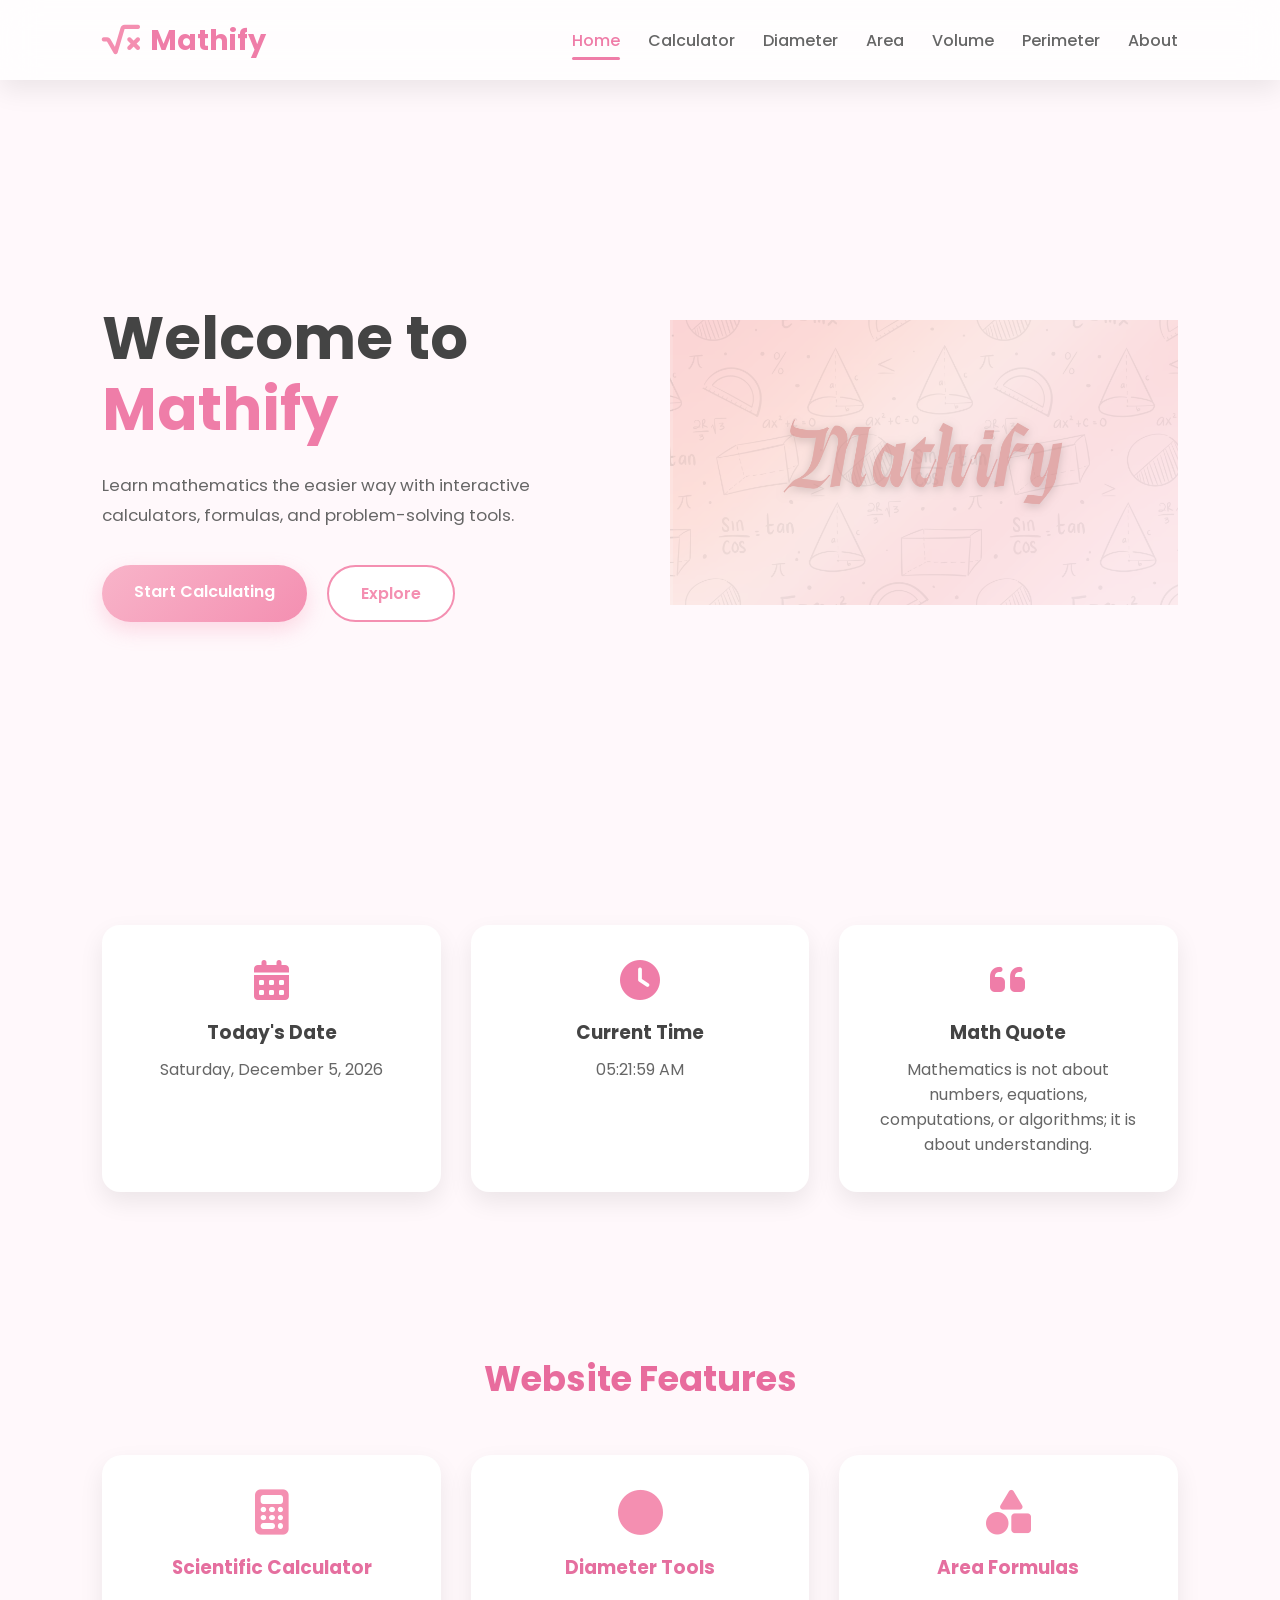
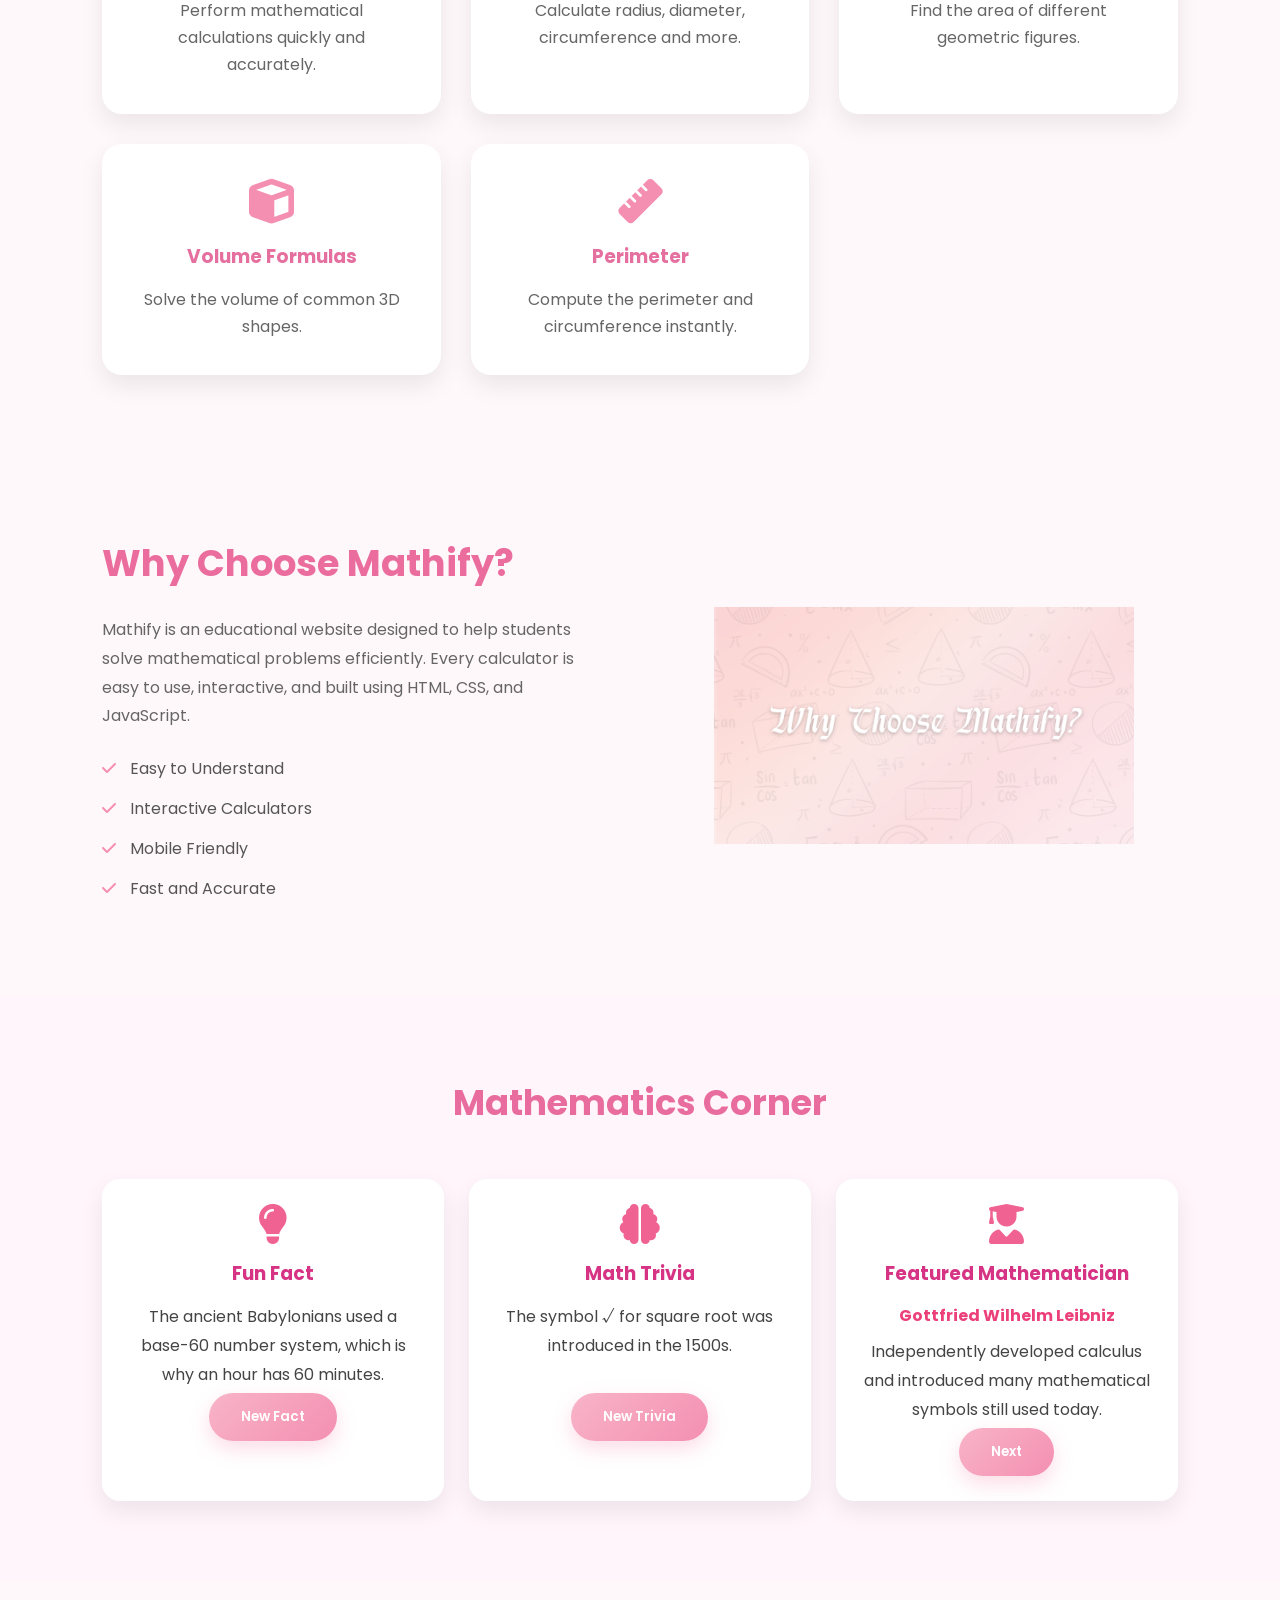
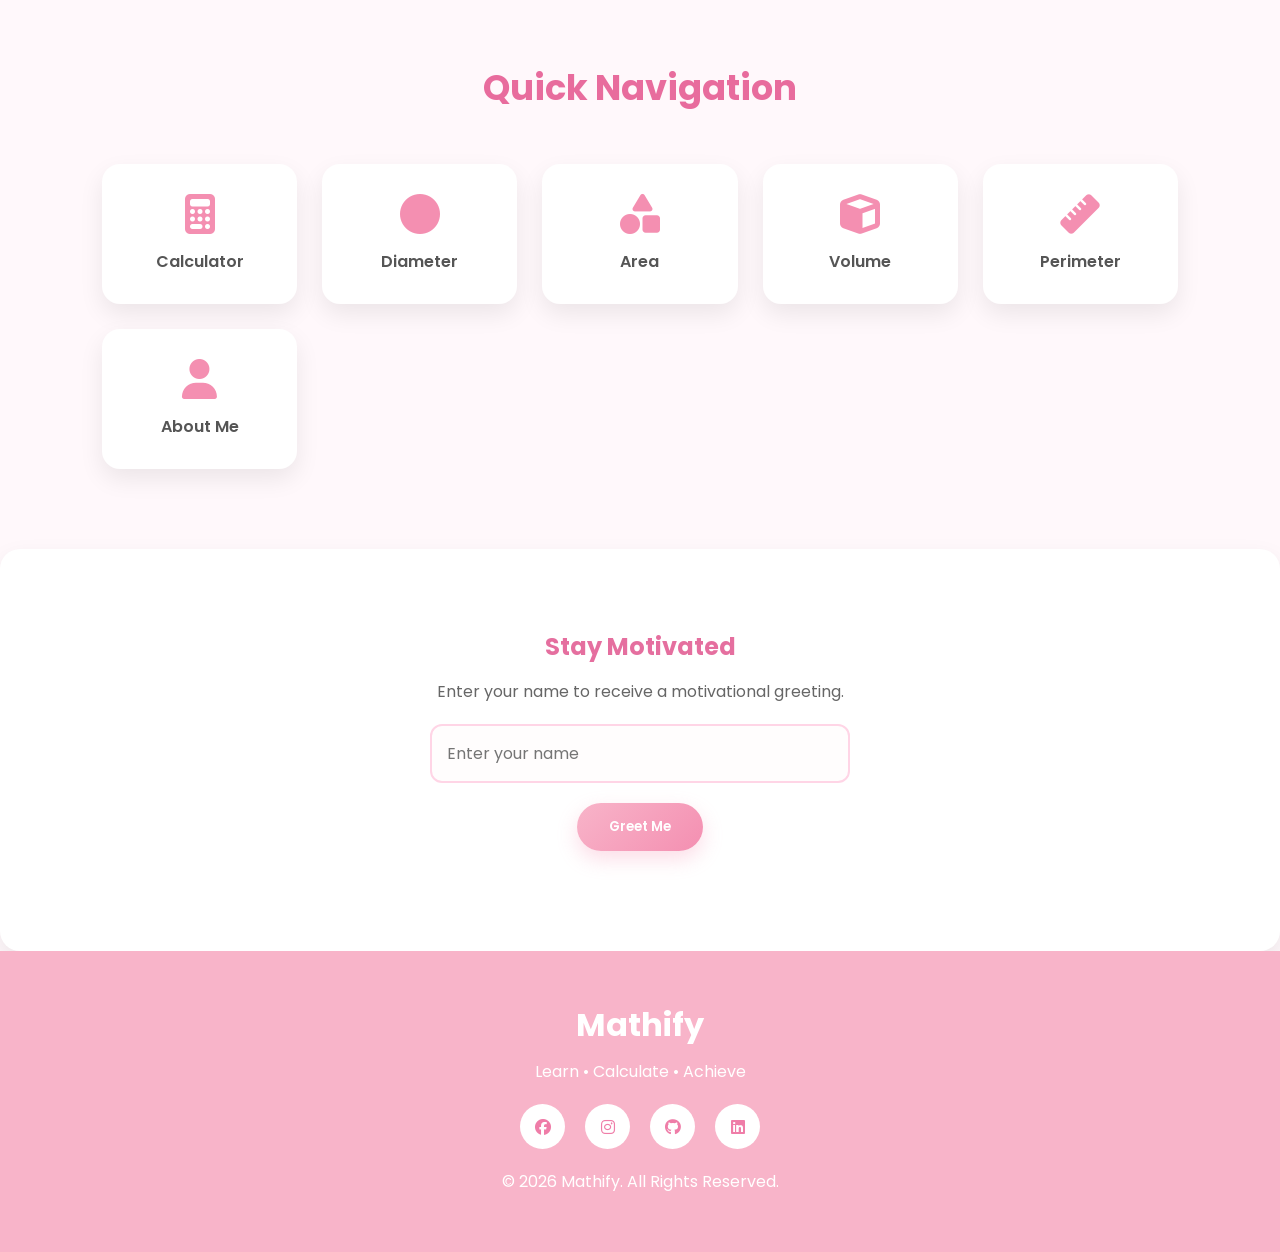
<file: index.html>
<!DOCTYPE html>
<html lang="en">

<head>
    <meta charset="UTF-8">
    <meta name="viewport" content="width=device-width, initial-scale=1.0">

    <title>Mathify | Home</title>

    <!-- Google Font -->
    <link rel="preconnect" href="https://fonts.googleapis.com">
    <link rel="preconnect" href="https://fonts.gstatic.com" crossorigin>

    <link href="https://fonts.googleapis.com/css2?family=Poppins:wght@300;400;500;600;700&display=swap" rel="stylesheet">

    <!-- Font Awesome -->
    <link rel="stylesheet"
        href="https://cdnjs.cloudflare.com/ajax/libs/font-awesome/6.6.0/css/all.min.css">

    <!-- External CSS -->
    <link rel="stylesheet" href="style.css">
</head>

<body>

    <!-- ================= PRELOADER ================= -->

    <div id="loader">
        <div class="spinner"></div>
        <h2>Mathify</h2>
    </div>

    <!-- ================= HEADER ================= -->

    <header>

        <div class="logo">

            <i class="fa-solid fa-square-root-variable"></i>

            <h2>Mathify</h2>

        </div>

        <nav id="navbar">

            <ul>

                <li><a class="active" href="index.html">Home</a></li>

                <li><a href="calculator.html">Calculator</a></li>

                <li><a href="diameter.html">Diameter</a></li>

                <li><a href="area.html">Area</a></li>

                <li><a href="volume.html">Volume</a></li>

                <li><a href="perimeter.html">Perimeter</a></li>

                <li><a href="about.html">About</a></li>

            </ul>

        </nav>

        <button id="menu-btn">

            <i class="fa-solid fa-bars"></i>

        </button>

    </header>

    <!-- ================= HERO ================= -->

    <section class="hero">

        <div class="hero-text">

            <h1>Welcome to <span>Mathify</span></h1>

            <p>

                Learn mathematics the easier way with interactive calculators,
                formulas, and problem-solving tools.

            </p>

            <div class="hero-buttons">

                <a href="calculator.html" class="btn">Start Calculating</a>

                <a href="#features" class="btn-outline">Explore</a>

            </div>

        </div>

        <div class="hero-image">

            <img src="img/K/banner.png" alt="Math Banner">

        </div>

    </section>

    <!-- ================= INFO ================= -->

    <section class="info">

        <div class="card">

            <i class="fa-solid fa-calendar-days"></i>

            <h3>Today's Date</h3>

            <p id="date"></p>

        </div>

        <div class="card">

            <i class="fa-solid fa-clock"></i>

            <h3>Current Time</h3>

            <p id="clock"></p>

        </div>

        <div class="card">

            <i class="fa-solid fa-quote-left"></i>

            <h3>Math Quote</h3>

            <p id="quote"></p>

        </div>

    </section>

    <!-- ================= FEATURES ================= -->

    <section id="features">

        <h2 class="title">Website Features</h2>

        <div class="feature-container">

            <div class="feature">

                <i class="fa-solid fa-calculator"></i>

                <h3>Scientific Calculator</h3>

                <p>

                    Perform mathematical calculations quickly and accurately.

                </p>

            </div>

            <div class="feature">

                <i class="fa-solid fa-circle"></i>

                <h3>Diameter Tools</h3>

                <p>

                    Calculate radius, diameter, circumference and more.

                </p>

            </div>

            <div class="feature">

                <i class="fa-solid fa-shapes"></i>

                <h3>Area Formulas</h3>

                <p>

                    Find the area of different geometric figures.

                </p>

            </div>

            <div class="feature">

                <i class="fa-solid fa-cube"></i>

                <h3>Volume Formulas</h3>

                <p>

                    Solve the volume of common 3D shapes.

                </p>

            </div>

            <div class="feature">

                <i class="fa-solid fa-ruler"></i>

                <h3>Perimeter</h3>

                <p>

                    Compute the perimeter and circumference instantly.

                </p>

            </div>

        </div>

    </section>

    <!-- ================= WHY CHOOSE ================= -->

    <section class="why">

        <div class="why-text">

            <h2>Why Choose Mathify?</h2>

            <p>

                Mathify is an educational website designed to help students
                solve mathematical problems efficiently. Every calculator is
                easy to use, interactive, and built using HTML, CSS, and
                JavaScript.

            </p>

            <ul>

                <li><i class="fa-solid fa-check"></i> Easy to Understand</li>

                <li><i class="fa-solid fa-check"></i> Interactive Calculators</li>

                <li><i class="fa-solid fa-check"></i> Mobile Friendly</li>

                <li><i class="fa-solid fa-check"></i> Fast and Accurate</li>

            </ul>

        </div>

        <div class="why-image">

            <img src="img/K/why.png" alt="Mathify">

        </div>

    </section>

    <!-- ================= MATHEMATICS CORNER ================= -->

<section class="math-corner">

    <h2 class="title">Mathematics Corner</h2>

    <div class="corner-grid">

        <!-- Fun Fact -->

        <div class="corner-card">

            <i class="fa-solid fa-lightbulb"></i>

            <h3>Fun Fact</h3>

            <p id="mathFact"></p>

            <button class="btn" onclick="showMathFact()">

                New Fact

            </button>

        </div>

        <!-- Trivia -->

        <div class="corner-card">

            <i class="fa-solid fa-brain"></i>

            <h3>Math Trivia</h3>

            <p id="mathTrivia"></p>

            <button class="btn" onclick="showMathTrivia()">

                New Trivia

            </button>

        </div>

        <!-- Mathematician -->

        <div class="corner-card">

            <i class="fa-solid fa-user-graduate"></i>

            <h3>Featured Mathematician</h3>

            <h4 id="mathematicianName"></h4>

            <p id="mathematicianFact"></p>

            <button class="btn" onclick="showMathematician()">

                Next

            </button>

        </div>

    </div>

</section>

    <!-- ================= QUICK LINKS ================= -->

    <section class="quick-links">

        <h2 class="title">Quick Navigation</h2>

        <div class="quick-grid">

            <a href="calculator.html">

                <i class="fa-solid fa-calculator"></i>

                Calculator

            </a>

            <a href="diameter.html">

                <i class="fa-solid fa-circle"></i>

                Diameter

            </a>

            <a href="area.html">

                <i class="fa-solid fa-shapes"></i>

                Area

            </a>

            <a href="volume.html">

                <i class="fa-solid fa-cube"></i>

                Volume

            </a>

            <a href="perimeter.html">

                <i class="fa-solid fa-ruler"></i>

                Perimeter

            </a>

            <a href="about.html">

                <i class="fa-solid fa-user"></i>

                About Me

            </a>

        </div>

    </section>

    <!-- ================= NEWSLETTER ================= -->

    <section class="newsletter">

        <h2>Stay Motivated</h2>

        <p>

            Enter your name to receive a motivational greeting.

        </p>

        <input
            type="text"
            id="username"
            placeholder="Enter your name">

        <button class="btn" onclick="greetUser()">

            Greet Me

        </button>

        <h3 id="greeting"></h3>

    </section>

    <!-- ================= FOOTER ================= -->

    <footer>

        <div class="footer-content">

            <h2>Mathify</h2>

            <p>

                Learn • Calculate • Achieve

            </p>

            <div class="socials">

                <a href="#"><i class="fab fa-facebook"></i></a>

                <a href="#"><i class="fab fa-instagram"></i></a>

                <a href="#"><i class="fab fa-github"></i></a>

                <a href="#"><i class="fab fa-linkedin"></i></a>

            </div>

            <p>

                © 2026 Mathify. All Rights Reserved.

            </p>

        </div>

    </footer>

    <!-- Scroll Button -->

    <button id="topBtn">

        <i class="fa-solid fa-arrow-up"></i>

    </button>

    <!-- External JavaScript -->

    <script src="javascript.js"></script>

</body>

</html>
</file>
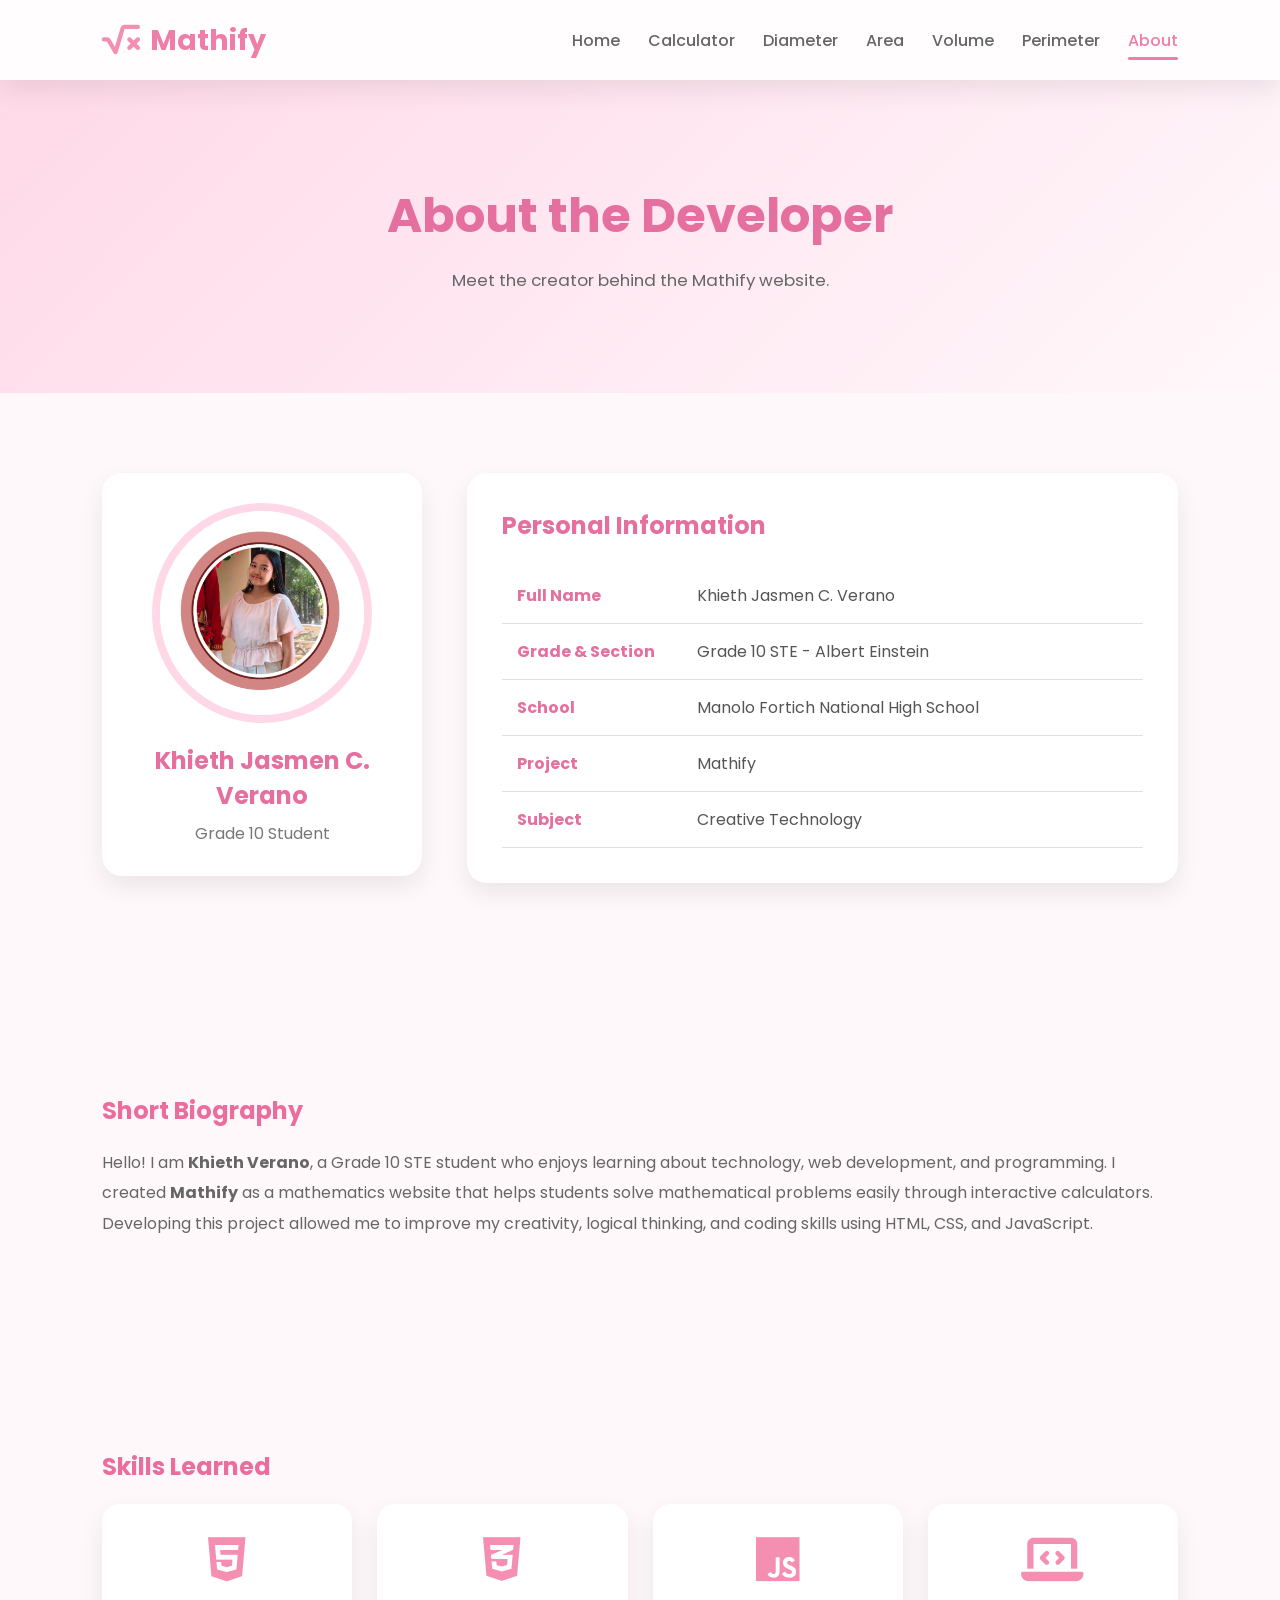
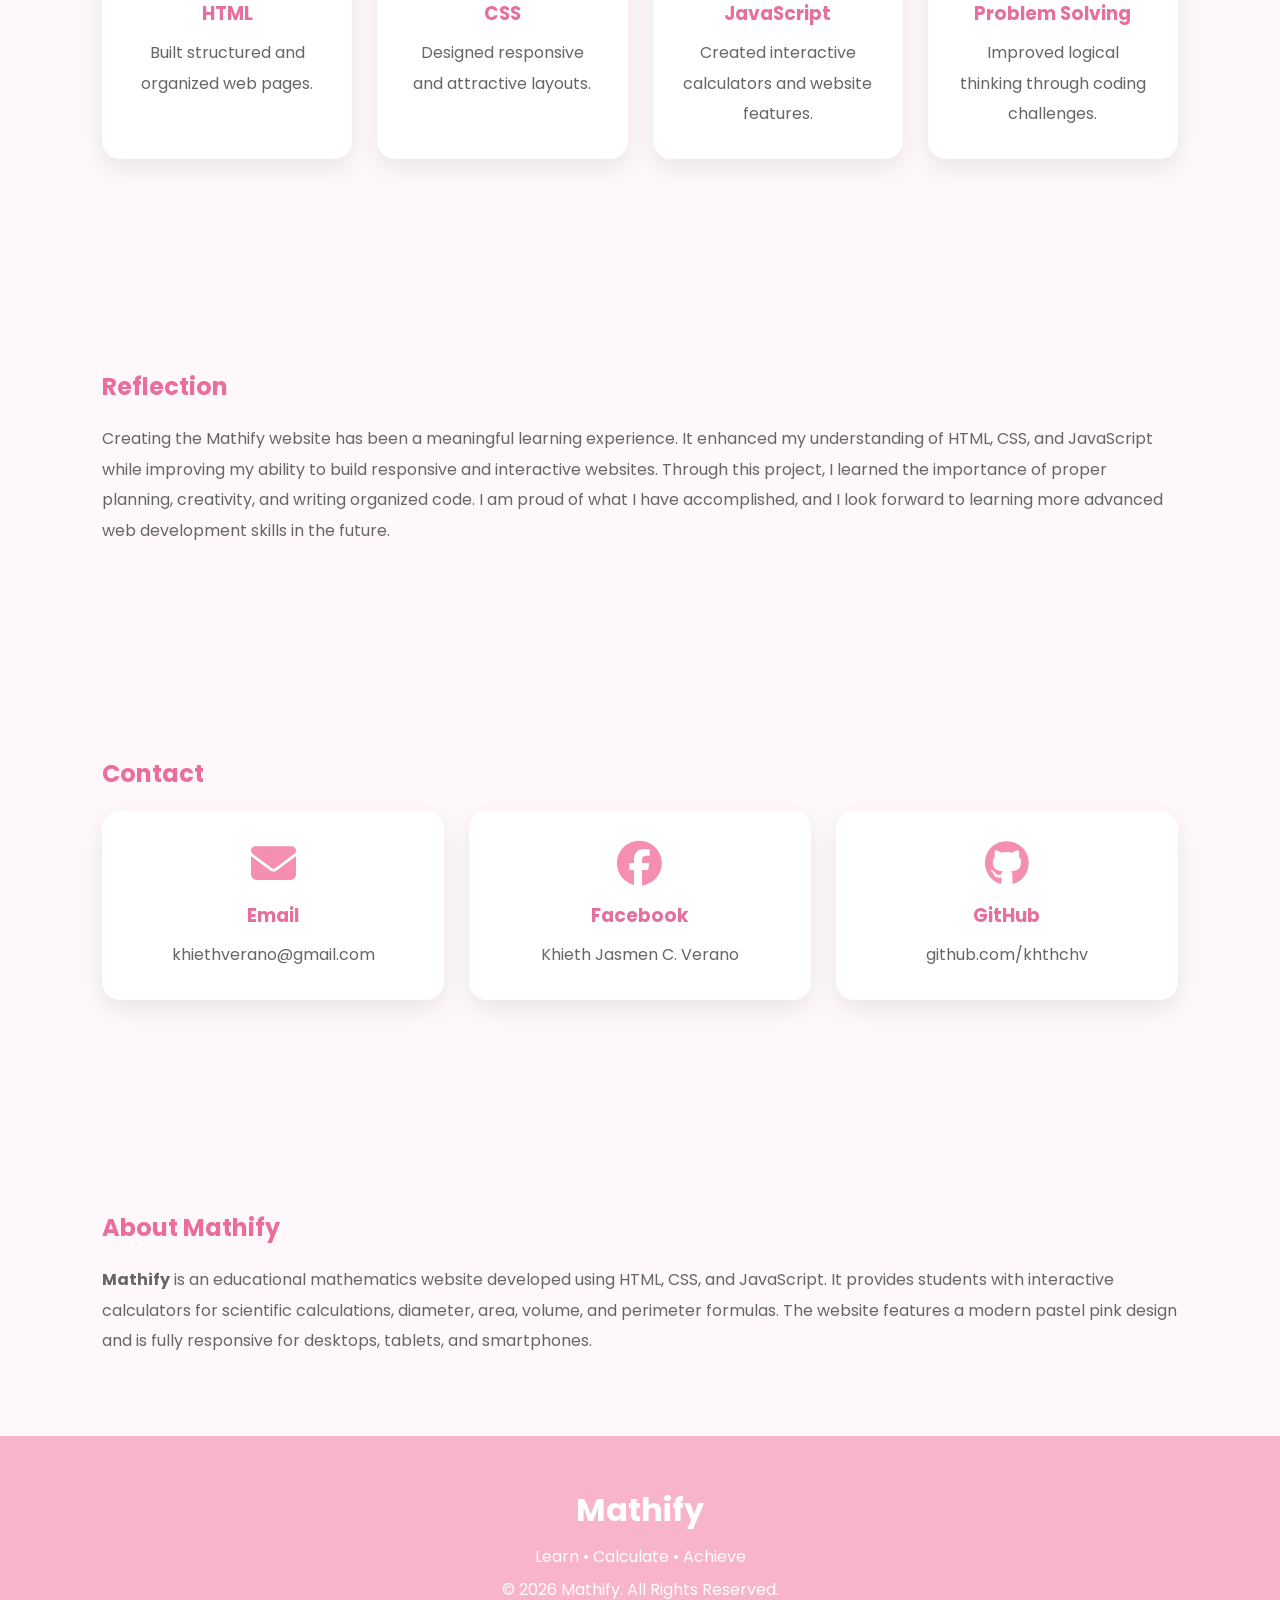
<file: about.html>
<!DOCTYPE html>
<html lang="en">

<head>

    <meta charset="UTF-8">

    <meta name="viewport" content="width=device-width, initial-scale=1.0">

    <title>Mathify | About</title>

    <!-- Google Font -->

    <link rel="preconnect" href="https://fonts.googleapis.com">

    <link rel="preconnect" href="https://fonts.gstatic.com" crossorigin>

    <link href="https://fonts.googleapis.com/css2?family=Poppins:wght@300;400;500;600;700&display=swap"
        rel="stylesheet">

    <!-- Font Awesome -->

    <link rel="stylesheet"
        href="https://cdnjs.cloudflare.com/ajax/libs/font-awesome/6.6.0/css/all.min.css">

    <!-- External CSS -->

    <link rel="stylesheet" href="style.css">

</head>

<body>

<header>

    <div class="logo">

        <i class="fa-solid fa-square-root-variable"></i>

        <h2>Mathify</h2>

    </div>

    <nav id="navbar">

        <ul>

            <li><a href="index.html">Home</a></li>

            <li><a href="calculator.html">Calculator</a></li>

            <li><a href="diameter.html">Diameter</a></li>

            <li><a href="area.html">Area</a></li>

            <li><a href="volume.html">Volume</a></li>

            <li><a href="perimeter.html">Perimeter</a></li>

            <li><a class="active" href="about.html">About</a></li>

        </ul>

    </nav>

    <button id="menu-btn">

        <i class="fa-solid fa-bars"></i>

    </button>

</header>

<section class="page-banner">

    <h1>About the Developer</h1>

    <p>

        Meet the creator behind the Mathify website.

    </p>

</section>

<!-- PROFILE -->

<section class="about-container">

    <div class="profile-card">

        <img src="img/K/about.png" alt="Programmer">

        <h2>Khieth Jasmen C. Verano</h2>

        <p class="course">

            Grade 10 Student

        </p>

    </div>

    <div class="about-info">

        <h2>Personal Information</h2>

        <table>

            <tr>

                <td><strong>Full Name</strong></td>

                <td>Khieth Jasmen C. Verano</td>

            </tr>

            <tr>

                <td><strong>Grade & Section</strong></td>

                <td>Grade 10 STE - Albert Einstein</td>

            </tr>

            <tr>

                <td><strong>School</strong></td>

                <td>Manolo Fortich National High School</td>

            </tr>

            <tr>

                <td><strong>Project</strong></td>

                <td>Mathify</td>

            </tr>

            <tr>

                <td><strong>Subject</strong></td>

                <td>Creative Technology</td>

            </tr>

        </table>

    </div>

</section>

<!-- BIOGRAPHY -->

<section class="about-section">

    <h2>Short Biography</h2>

    <p>

        Hello! I am <strong>Khieth Verano</strong>, a Grade 10 STE student who enjoys
        learning about technology, web development, and programming.
        I created <strong>Mathify</strong> as a mathematics website that helps
        students solve mathematical problems easily through interactive calculators.
        Developing this project allowed me to improve my creativity,
        logical thinking, and coding skills using HTML, CSS, and JavaScript.

    </p>

</section>

<!-- SKILLS -->

<section class="about-section">

    <h2>Skills Learned</h2>

    <div class="skills-grid">

        <div class="skill">

            <i class="fa-brands fa-html5"></i>

            <h3>HTML</h3>

            <p>

                Built structured and organized web pages.

            </p>

        </div>

        <div class="skill">

            <i class="fa-brands fa-css3-alt"></i>

            <h3>CSS</h3>

            <p>

                Designed responsive and attractive layouts.

            </p>

        </div>

        <div class="skill">

            <i class="fa-brands fa-js"></i>

            <h3>JavaScript</h3>

            <p>

                Created interactive calculators and website features.

            </p>

        </div>

        <div class="skill">

            <i class="fa-solid fa-laptop-code"></i>

            <h3>Problem Solving</h3>

            <p>

                Improved logical thinking through coding challenges.

            </p>

        </div>

    </div>

</section>

<!-- REFLECTION -->

<section class="about-section">

    <h2>Reflection</h2>

    <p>

        Creating the Mathify website has been a meaningful learning experience.
        It enhanced my understanding of HTML, CSS, and JavaScript while improving
        my ability to build responsive and interactive websites.
        Through this project, I learned the importance of proper planning,
        creativity, and writing organized code.
        I am proud of what I have accomplished, and I look forward to learning
        more advanced web development skills in the future.

    </p>

</section>

<!-- CONTACT -->

<section class="about-section">

    <h2>Contact</h2>

    <div class="contact-grid">

        <div class="contact-card">

            <i class="fa-solid fa-envelope"></i>

            <h3>Email</h3>

            <p>khiethverano@gmail.com</p>

        </div>

        <div class="contact-card">

            <i class="fa-brands fa-facebook"></i>

            <h3>Facebook</h3>

            <p>Khieth Jasmen C. Verano</p>

        </div>

        <div class="contact-card">

            <i class="fa-brands fa-github"></i>

            <h3>GitHub</h3>

            <p>github.com/khthchv</p>

        </div>

    </div>

</section>

<!-- WEBSITE INFO -->

<section class="about-section">

    <h2>About Mathify</h2>

    <p>

        <strong>Mathify</strong> is an educational mathematics website developed
        using HTML, CSS, and JavaScript.
        It provides students with interactive calculators for scientific
        calculations, diameter, area, volume, and perimeter formulas.
        The website features a modern pastel pink design and is fully responsive
        for desktops, tablets, and smartphones.

    </p>

</section>

<footer>

    <div class="footer-content">

        <h2>Mathify</h2>

        <p>

            Learn • Calculate • Achieve

        </p>

        <p>

            © 2026 Mathify. All Rights Reserved.

        </p>

    </div>

</footer>

<button id="topBtn">

    <i class="fa-solid fa-arrow-up"></i>

</button>

<script src="javascript.js"></script>

</body>

</html>
</file>
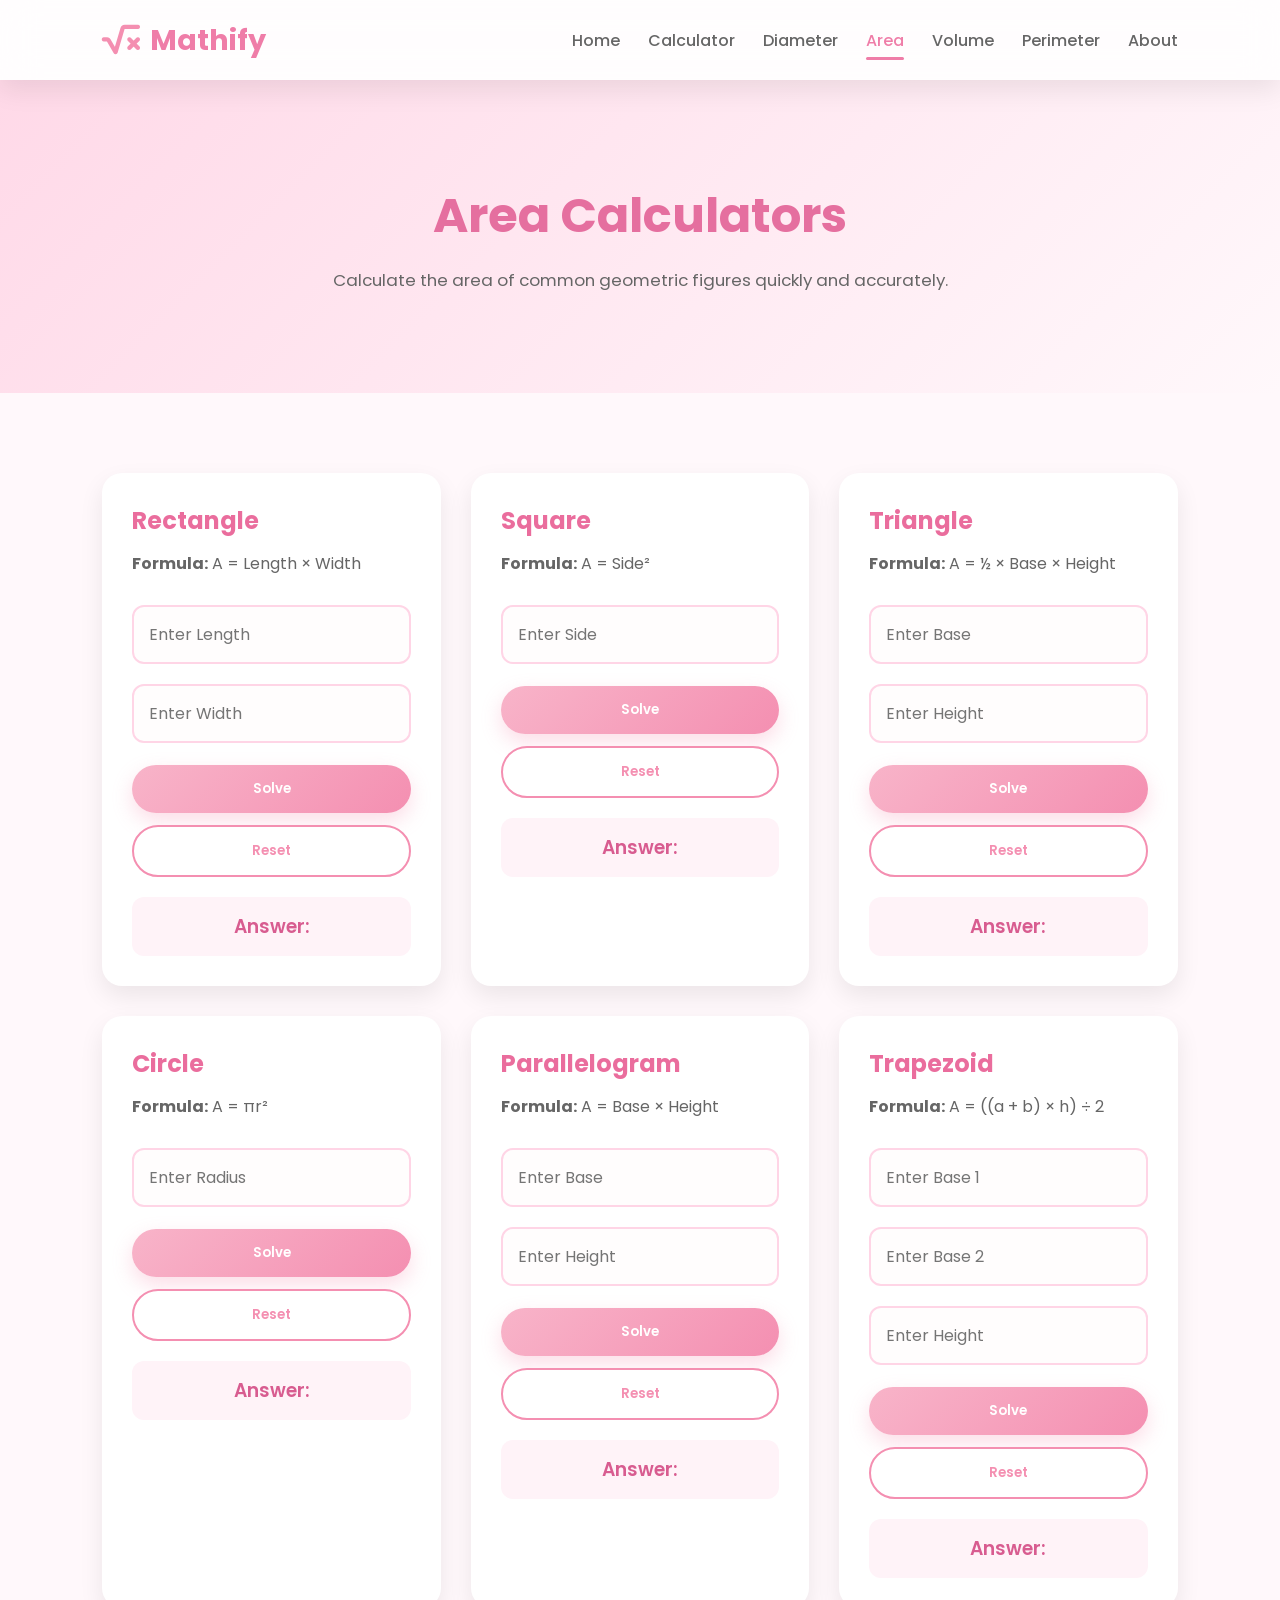
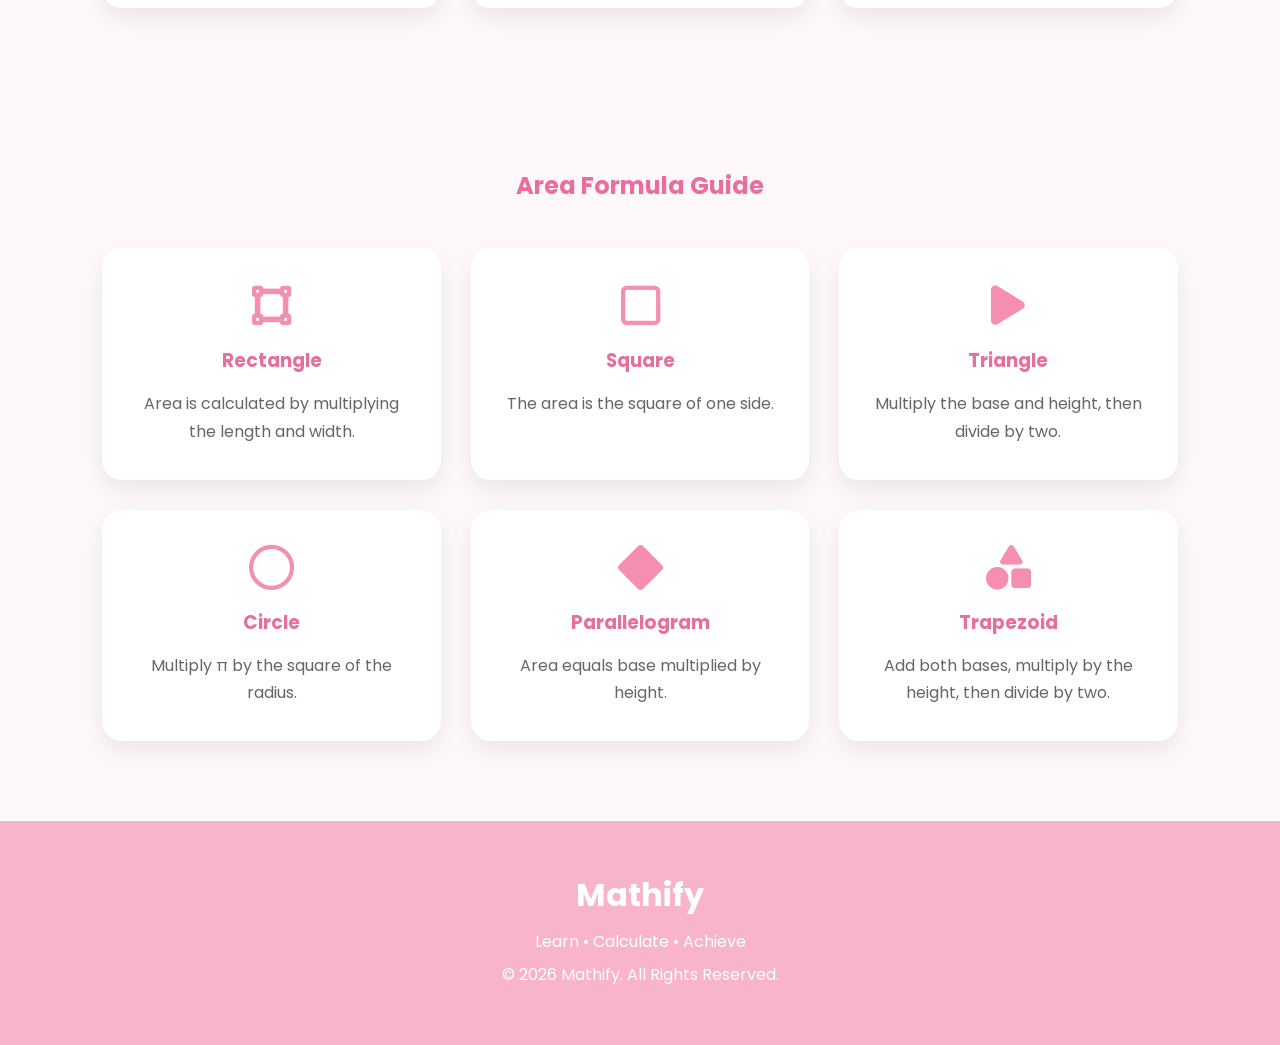
<file: area.html>
<!DOCTYPE html>
<html lang="en">

<head>

    <meta charset="UTF-8">
    <meta name="viewport" content="width=device-width, initial-scale=1.0">

    <title>Mathify | Area Calculator</title>

    <!-- Google Fonts -->

    <link rel="preconnect" href="https://fonts.googleapis.com">

    <link rel="preconnect" href="https://fonts.gstatic.com" crossorigin>

    <link href="https://fonts.googleapis.com/css2?family=Poppins:wght@300;400;500;600;700&display=swap"
        rel="stylesheet">

    <!-- Font Awesome -->

    <link rel="stylesheet"
        href="https://cdnjs.cloudflare.com/ajax/libs/font-awesome/6.6.0/css/all.min.css">

    <!-- External CSS -->

    <link rel="stylesheet" href="style.css">

</head>

<body>

    <!-- HEADER -->

    <header>

        <div class="logo">

            <i class="fa-solid fa-square-root-variable"></i>

            <h2>Mathify</h2>

        </div>

        <nav id="navbar">

            <ul>

                <li><a href="index.html">Home</a></li>

                <li><a href="calculator.html">Calculator</a></li>

                <li><a href="diameter.html">Diameter</a></li>

                <li><a class="active" href="area.html">Area</a></li>

                <li><a href="volume.html">Volume</a></li>

                <li><a href="perimeter.html">Perimeter</a></li>

                <li><a href="about.html">About</a></li>

            </ul>

        </nav>

        <button id="menu-btn">

            <i class="fa-solid fa-bars"></i>

        </button>

    </header>

    <!-- PAGE TITLE -->

    <section class="page-banner">

        <h1>Area Calculators</h1>

        <p>

            Calculate the area of common geometric figures quickly and accurately.

        </p>

    </section>

    <!-- AREA CALCULATORS -->

<section class="formula-grid">

    <!-- Rectangle -->
    <div class="formula-card">

        <h2>Rectangle</h2>

        <p><strong>Formula:</strong> A = Length × Width</p>

        <input type="number" id="rectLength" placeholder="Enter Length">

        <input type="number" id="rectWidth" placeholder="Enter Width">

        <button class="btn" onclick="calculateRectangleArea()">
            Solve
        </button>

        <button class="btn-outline" onclick="clearRectangleArea()">
            Reset
        </button>

        <h3 id="rectangleResult">Answer:</h3>

    </div>

    <!-- Square -->
    <div class="formula-card">

        <h2>Square</h2>

        <p><strong>Formula:</strong> A = Side²</p>

        <input type="number" id="squareSide" placeholder="Enter Side">

        <button class="btn" onclick="calculateSquareArea()">
            Solve
        </button>

        <button class="btn-outline" onclick="clearSquareArea()">
            Reset
        </button>

        <h3 id="squareResult">Answer:</h3>

    </div>

    <!-- Triangle -->
    <div class="formula-card">

        <h2>Triangle</h2>

        <p><strong>Formula:</strong> A = ½ × Base × Height</p>

        <input type="number" id="triangleBase" placeholder="Enter Base">

        <input type="number" id="triangleHeight" placeholder="Enter Height">

        <button class="btn" onclick="calculateTriangleArea()">
            Solve
        </button>

        <button class="btn-outline" onclick="clearTriangleArea()">
            Reset
        </button>

        <h3 id="triangleResult">Answer:</h3>

    </div>

    <!-- Circle -->
    <div class="formula-card">

        <h2>Circle</h2>

        <p><strong>Formula:</strong> A = πr²</p>

        <input type="number" id="circleRadius" placeholder="Enter Radius">

        <button class="btn" onclick="calculateCircleArea()">
            Solve
        </button>

        <button class="btn-outline" onclick="clearCircleArea()">
            Reset
        </button>

        <h3 id="circleResult">Answer:</h3>

    </div>

    <!-- Parallelogram -->
    <div class="formula-card">

        <h2>Parallelogram</h2>

        <p><strong>Formula:</strong> A = Base × Height</p>

        <input type="number" id="paraBase" placeholder="Enter Base">

        <input type="number" id="paraHeight" placeholder="Enter Height">

        <button class="btn" onclick="calculateParallelogramArea()">
            Solve
        </button>

        <button class="btn-outline" onclick="clearParallelogramArea()">
            Reset
        </button>

        <h3 id="parallelogramResult">Answer:</h3>

    </div>

    <!-- Trapezoid -->
    <div class="formula-card">

        <h2>Trapezoid</h2>

        <p><strong>Formula:</strong> A = ((a + b) × h) ÷ 2</p>

        <input type="number" id="trapBase1" placeholder="Enter Base 1">

        <input type="number" id="trapBase2" placeholder="Enter Base 2">

        <input type="number" id="trapHeight" placeholder="Enter Height">

        <button class="btn" onclick="calculateTrapezoidArea()">
            Solve
        </button>

        <button class="btn-outline" onclick="clearTrapezoidArea()">
            Reset
        </button>

        <h3 id="trapezoidResult">Answer:</h3>

    </div>

</section>
    <!-- EDUCATIONAL SECTION -->

    <section class="features-info">

        <h2>Area Formula Guide</h2>

        <div class="feature-container">

            <div class="feature">

                <i class="fa-solid fa-vector-square"></i>

                <h3>Rectangle</h3>

                <p>Area is calculated by multiplying the length and width.</p>

            </div>

            <div class="feature">

                <i class="fa-regular fa-square"></i>

                <h3>Square</h3>

                <p>The area is the square of one side.</p>

            </div>

            <div class="feature">

                <i class="fa-solid fa-play"></i>

                <h3>Triangle</h3>

                <p>Multiply the base and height, then divide by two.</p>

            </div>

            <div class="feature">

                <i class="fa-regular fa-circle"></i>

                <h3>Circle</h3>

                <p>Multiply π by the square of the radius.</p>

            </div>

            <div class="feature">

                <i class="fa-solid fa-diamond"></i>

                <h3>Parallelogram</h3>

                <p>Area equals base multiplied by height.</p>

            </div>

            <div class="feature">

                <i class="fa-solid fa-shapes"></i>

                <h3>Trapezoid</h3>

                <p>Add both bases, multiply by the height, then divide by two.</p>

            </div>

        </div>

    </section>

    <!-- FOOTER -->

    <footer>

        <div class="footer-content">

            <h2>Mathify</h2>

            <p>

                Learn • Calculate • Achieve

            </p>

            <p>

                © 2026 Mathify. All Rights Reserved.

            </p>

        </div>

    </footer>

    <!-- Scroll Button -->

    <button id="topBtn">

        <i class="fa-solid fa-arrow-up"></i>

    </button>

    <!-- External JavaScript -->

    <script src="javascript.js"></script>

</body>

</html>
</file>
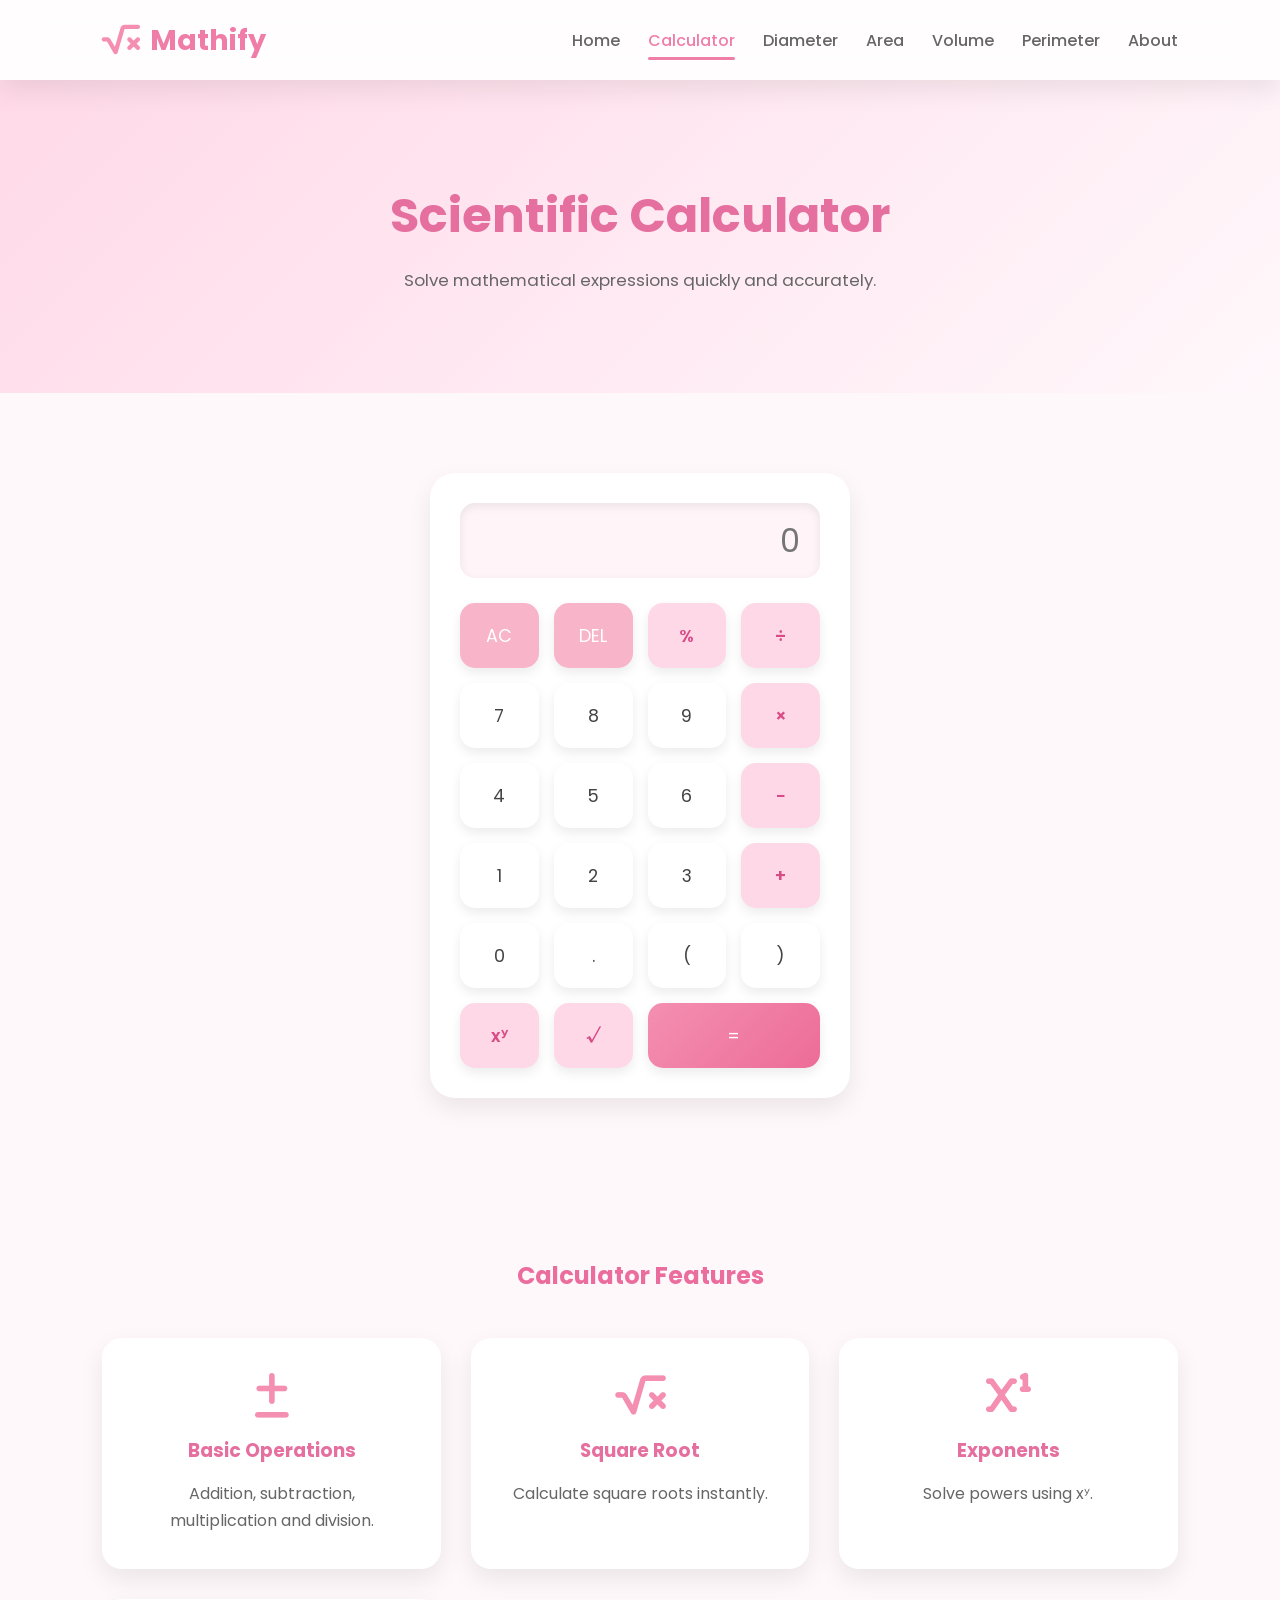
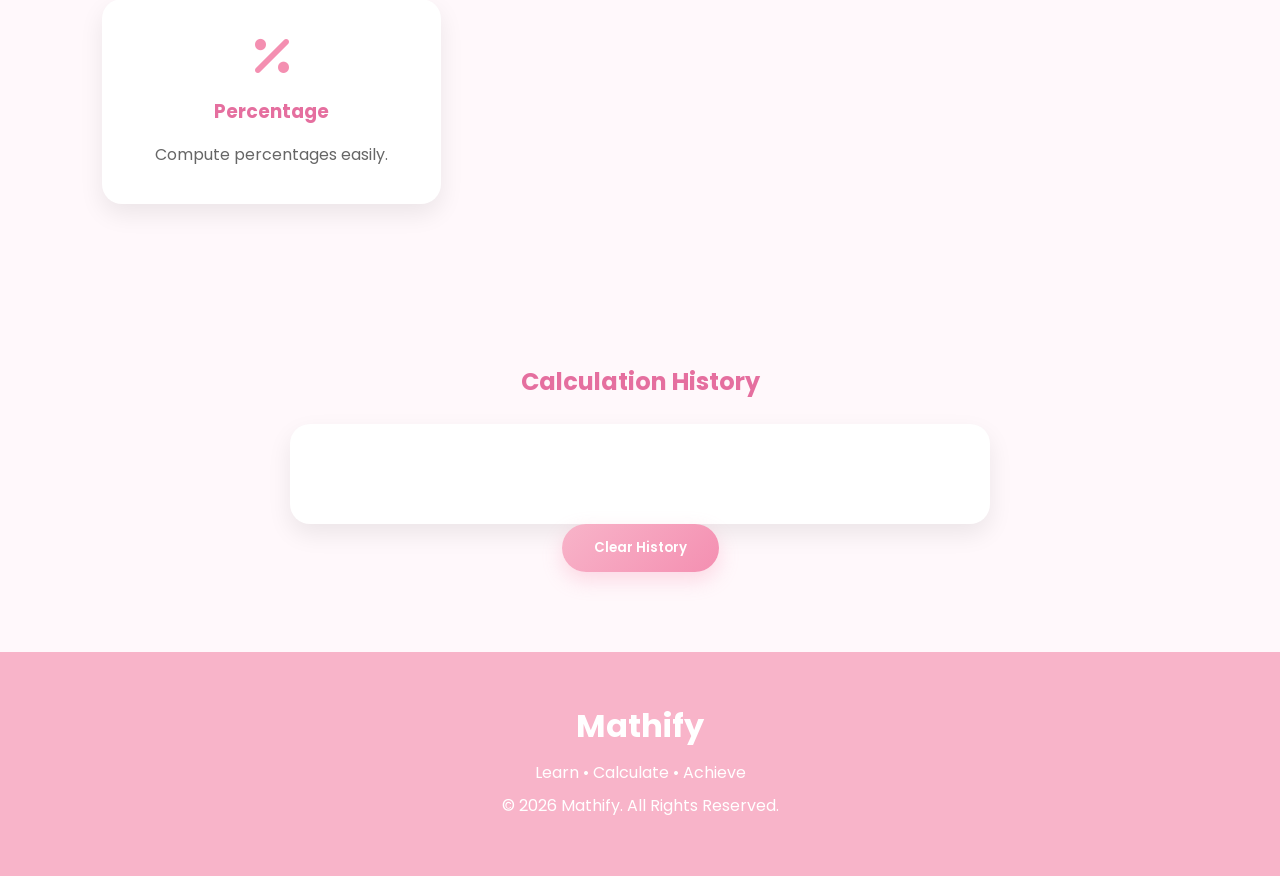
<file: calculator.html>
<!DOCTYPE html>
<html lang="en">

<head>
    <meta charset="UTF-8">
    <meta name="viewport" content="width=device-width, initial-scale=1.0">

    <title>Mathify | Scientific Calculator</title>

    <!-- Google Font -->
    <link rel="preconnect" href="https://fonts.googleapis.com">
    <link rel="preconnect" href="https://fonts.gstatic.com" crossorigin>

    <link href="https://fonts.googleapis.com/css2?family=Poppins:wght@300;400;500;600;700&display=swap" rel="stylesheet">

    <!-- Font Awesome -->
    <link rel="stylesheet"
        href="https://cdnjs.cloudflare.com/ajax/libs/font-awesome/6.6.0/css/all.min.css">

    <!-- External CSS -->
    <link rel="stylesheet" href="style.css">

</head>

<body>

    <!-- HEADER -->

    <header>

        <div class="logo">

            <i class="fa-solid fa-square-root-variable"></i>

            <h2>Mathify</h2>

        </div>

        <nav id="navbar">

            <ul>

                <li><a href="index.html">Home</a></li>

                <li><a class="active" href="calculator.html">Calculator</a></li>

                <li><a href="diameter.html">Diameter</a></li>

                <li><a href="area.html">Area</a></li>

                <li><a href="volume.html">Volume</a></li>

                <li><a href="perimeter.html">Perimeter</a></li>

                <li><a href="about.html">About</a></li>

            </ul>

        </nav>

        <button id="menu-btn">

            <i class="fa-solid fa-bars"></i>

        </button>

    </header>

    <!-- PAGE TITLE -->

    <section class="page-banner">

        <h1>Scientific Calculator</h1>

        <p>

            Solve mathematical expressions quickly and accurately.

        </p>

    </section>

    <!-- CALCULATOR -->

    <section class="calculator-section">

        <div class="calculator-container">

            <div class="calculator">

                <input
                    type="text"
                    id="display"
                    placeholder="0"
                    readonly>

                <div class="calculator-buttons">

                    <button class="special" onclick="clearDisplay()">AC</button>
                    <button class="special" onclick="deleteLast()">DEL</button>
                    <button class="operator" onclick="appendValue('%')">%</button>
                    <button class="operator" onclick="appendValue('/')">÷</button>

                    <button onclick="appendValue('7')">7</button>
                    <button onclick="appendValue('8')">8</button>
                    <button onclick="appendValue('9')">9</button>
                    <button class="operator" onclick="appendValue('*')">×</button>

                    <button onclick="appendValue('4')">4</button>
                    <button onclick="appendValue('5')">5</button>
                    <button onclick="appendValue('6')">6</button>
                    <button class="operator" onclick="appendValue('-')">−</button>

                    <button onclick="appendValue('1')">1</button>
                    <button onclick="appendValue('2')">2</button>
                    <button onclick="appendValue('3')">3</button>
                    <button class="operator" onclick="appendValue('+')">+</button>

                    <button onclick="appendValue('0')">0</button>
                    <button onclick="appendValue('.')">.</button>
                    <button onclick="appendValue('(')">(</button>
                    <button onclick="appendValue(')')">)</button>

                    <button class="operator" onclick="appendValue('**')">xʸ</button>

                    <button class="operator" onclick="squareRoot()">

                        √

                    </button>

                    <button class="equal" onclick="calculate()">

                        =

                    </button>

                </div>

            </div>

        </div>

    </section>

    <!-- FEATURES -->

    <section class="features-info">

        <h2>Calculator Features</h2>

        <div class="feature-container">

            <div class="feature">

                <i class="fa-solid fa-plus-minus"></i>

                <h3>Basic Operations</h3>

                <p>

                    Addition, subtraction, multiplication and division.

                </p>

            </div>

            <div class="feature">

                <i class="fa-solid fa-square-root-variable"></i>

                <h3>Square Root</h3>

                <p>

                    Calculate square roots instantly.

                </p>

            </div>

            <div class="feature">

                <i class="fa-solid fa-superscript"></i>

                <h3>Exponents</h3>

                <p>

                    Solve powers using xʸ.

                </p>

            </div>

            <div class="feature">

                <i class="fa-solid fa-percent"></i>

                <h3>Percentage</h3>

                <p>

                    Compute percentages easily.

                </p>

            </div>

        </div>

    </section>

    <!-- HISTORY -->

    <section class="history-section">

        <h2>Calculation History</h2>

        <ul id="historyList">

        </ul>

        <button class="btn" onclick="clearHistory()">

            Clear History

        </button>

    </section>

    <!-- FOOTER -->

    <footer>

        <div class="footer-content">

            <h2>Mathify</h2>

            <p>

                Learn • Calculate • Achieve

            </p>

            <p>

                © 2026 Mathify. All Rights Reserved.

            </p>

        </div>

    </footer>

    <!-- Scroll Button -->

    <button id="topBtn">

        <i class="fa-solid fa-arrow-up"></i>

    </button>

    <!-- External JavaScript -->

    <script src="javascript.js"></script>

</body>

</html>
</file>
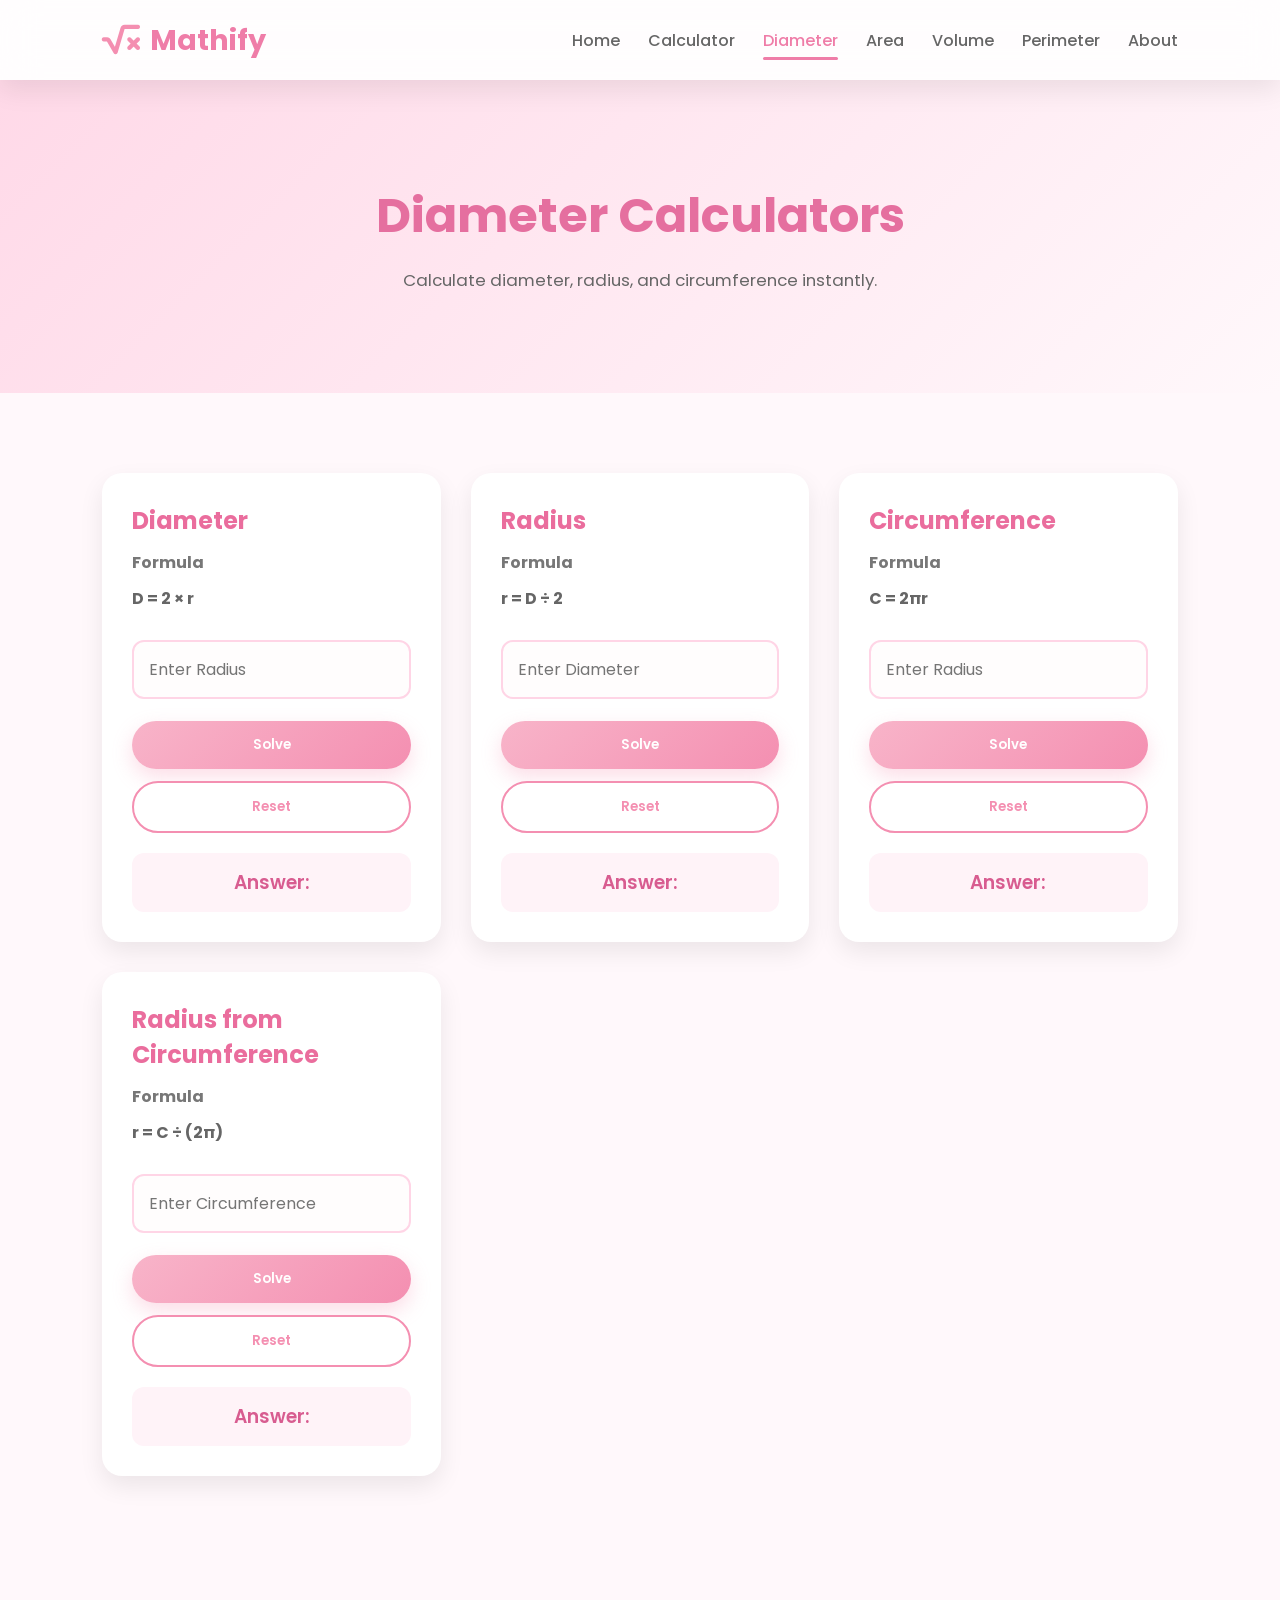
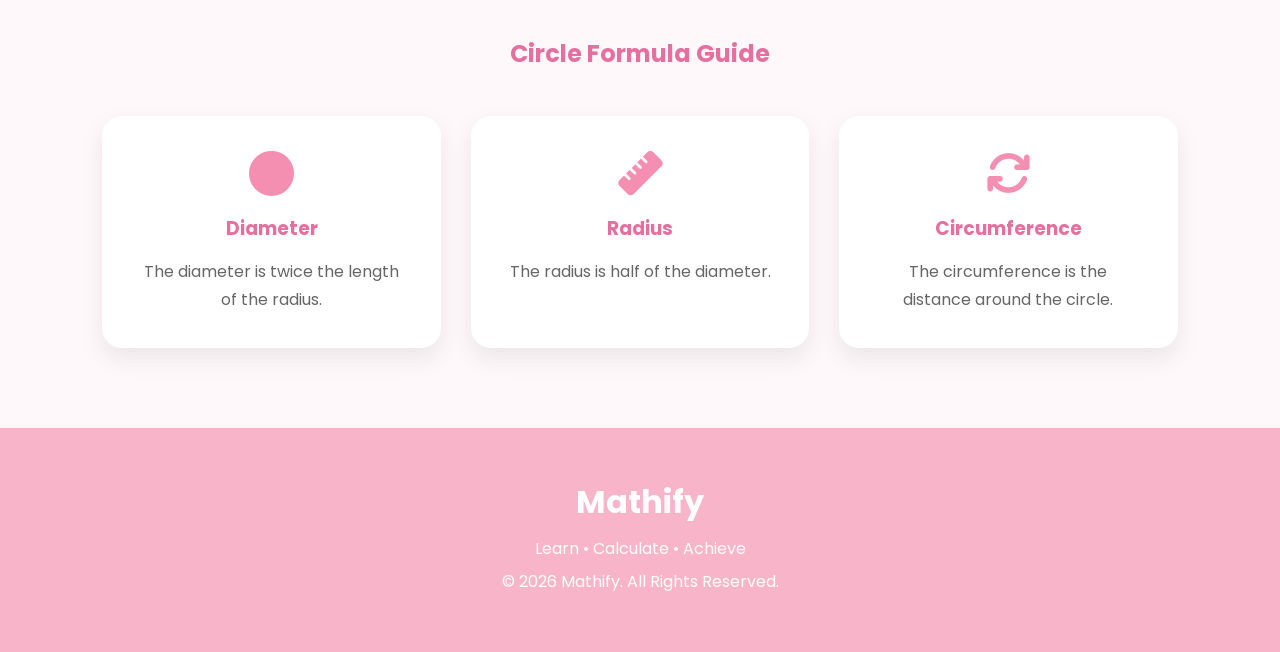
<file: diameter.html>
<!DOCTYPE html>
<html lang="en">

<head>

    <meta charset="UTF-8">
    <meta name="viewport" content="width=device-width, initial-scale=1.0">

    <title>Mathify | Diameter Calculator</title>

    <!-- Google Font -->
    <link rel="preconnect" href="https://fonts.googleapis.com">
    <link rel="preconnect" href="https://fonts.gstatic.com" crossorigin>

    <link href="https://fonts.googleapis.com/css2?family=Poppins:wght@300;400;500;600;700&display=swap"
        rel="stylesheet">

    <!-- Font Awesome -->
    <link rel="stylesheet"
        href="https://cdnjs.cloudflare.com/ajax/libs/font-awesome/6.6.0/css/all.min.css">

    <!-- External CSS -->
    <link rel="stylesheet" href="style.css">

</head>

<body>

    <!-- HEADER -->

    <header>

        <div class="logo">

            <i class="fa-solid fa-square-root-variable"></i>

            <h2>Mathify</h2>

        </div>

        <nav id="navbar">

            <ul>

                <li><a href="index.html">Home</a></li>

                <li><a href="calculator.html">Calculator</a></li>

                <li><a class="active" href="diameter.html">Diameter</a></li>

                <li><a href="area.html">Area</a></li>

                <li><a href="volume.html">Volume</a></li>

                <li><a href="perimeter.html">Perimeter</a></li>

                <li><a href="about.html">About</a></li>

            </ul>

        </nav>

        <button id="menu-btn">

            <i class="fa-solid fa-bars"></i>

        </button>

    </header>

    <!-- PAGE TITLE -->

    <section class="page-banner">

        <h1>Diameter Calculators</h1>

        <p>

            Calculate diameter, radius, and circumference instantly.

        </p>

    </section>

   <!-- CALCULATORS -->

<section class="formula-grid">

    <!-- Diameter -->
    <div class="formula-card">

        <h2>Diameter</h2>

        <h4>Formula</h4>

        <p><strong>D = 2 × r</strong></p>

        <input
            type="number"
            id="diameterRadius"
            placeholder="Enter Radius">

        <button class="btn" onclick="calculateDiameter()">
            Solve
        </button>

        <button class="btn-outline" onclick="clearDiameter()">
            Reset
        </button>

        <h3 id="diameterResult">Answer:</h3>

    </div>

    <!-- Radius -->
    <div class="formula-card">

        <h2>Radius</h2>

        <h4>Formula</h4>

        <p><strong>r = D ÷ 2</strong></p>

        <input
            type="number"
            id="radiusDiameter"
            placeholder="Enter Diameter">

        <button class="btn" onclick="calculateRadius()">
            Solve
        </button>

        <button class="btn-outline" onclick="clearRadius()">
            Reset
        </button>

        <h3 id="radiusResult">Answer:</h3>

    </div>

    <!-- Circumference -->
    <div class="formula-card">

        <h2>Circumference</h2>

        <h4>Formula</h4>

        <p><strong>C = 2πr</strong></p>

        <input
            type="number"
            id="circumferenceRadius"
            placeholder="Enter Radius">

        <button class="btn" onclick="calculateCircumference()">
            Solve
        </button>

        <button class="btn-outline" onclick="clearCircumference()">
            Reset
        </button>

        <h3 id="circumferenceResult">Answer:</h3>

    </div>

    <!-- Radius from Circumference -->
    <div class="formula-card">

        <h2>Radius from Circumference</h2>

        <h4>Formula</h4>

        <p><strong>r = C ÷ (2π)</strong></p>

        <input
            type="number"
            id="radiusCircumference"
            placeholder="Enter Circumference">

        <button class="btn" onclick="calculateRadiusFromCircumference()">
            Solve
        </button>

        <button class="btn-outline" onclick="clearRadiusFromCircumference()">
            Reset
        </button>

        <h3 id="radiusCircumferenceResult">Answer:</h3>

    </div>

</section>
    <!-- INFORMATION -->

    <section class="info-section">

        <h2>Circle Formula Guide</h2>

        <div class="feature-container">

            <div class="feature">

                <i class="fa-solid fa-circle"></i>

                <h3>Diameter</h3>

                <p>

                    The diameter is twice the length of the radius.

                </p>

            </div>

            <div class="feature">

                <i class="fa-solid fa-ruler"></i>

                <h3>Radius</h3>

                <p>

                    The radius is half of the diameter.

                </p>

            </div>

            <div class="feature">

                <i class="fa-solid fa-arrows-rotate"></i>

                <h3>Circumference</h3>

                <p>

                    The circumference is the distance around the circle.

                </p>

            </div>

    </section>

    <!-- FOOTER -->

    <footer>

        <div class="footer-content">

            <h2>Mathify</h2>

            <p>

                Learn • Calculate • Achieve

            </p>

            <p>

                © 2026 Mathify. All Rights Reserved.

            </p>

        </div>

    </footer>

    <!-- Scroll Button -->

    <button id="topBtn">

        <i class="fa-solid fa-arrow-up"></i>

    </button>

    <!-- External JavaScript -->

    <script src="javascript.js"></script>

</body>

</html>
</file>
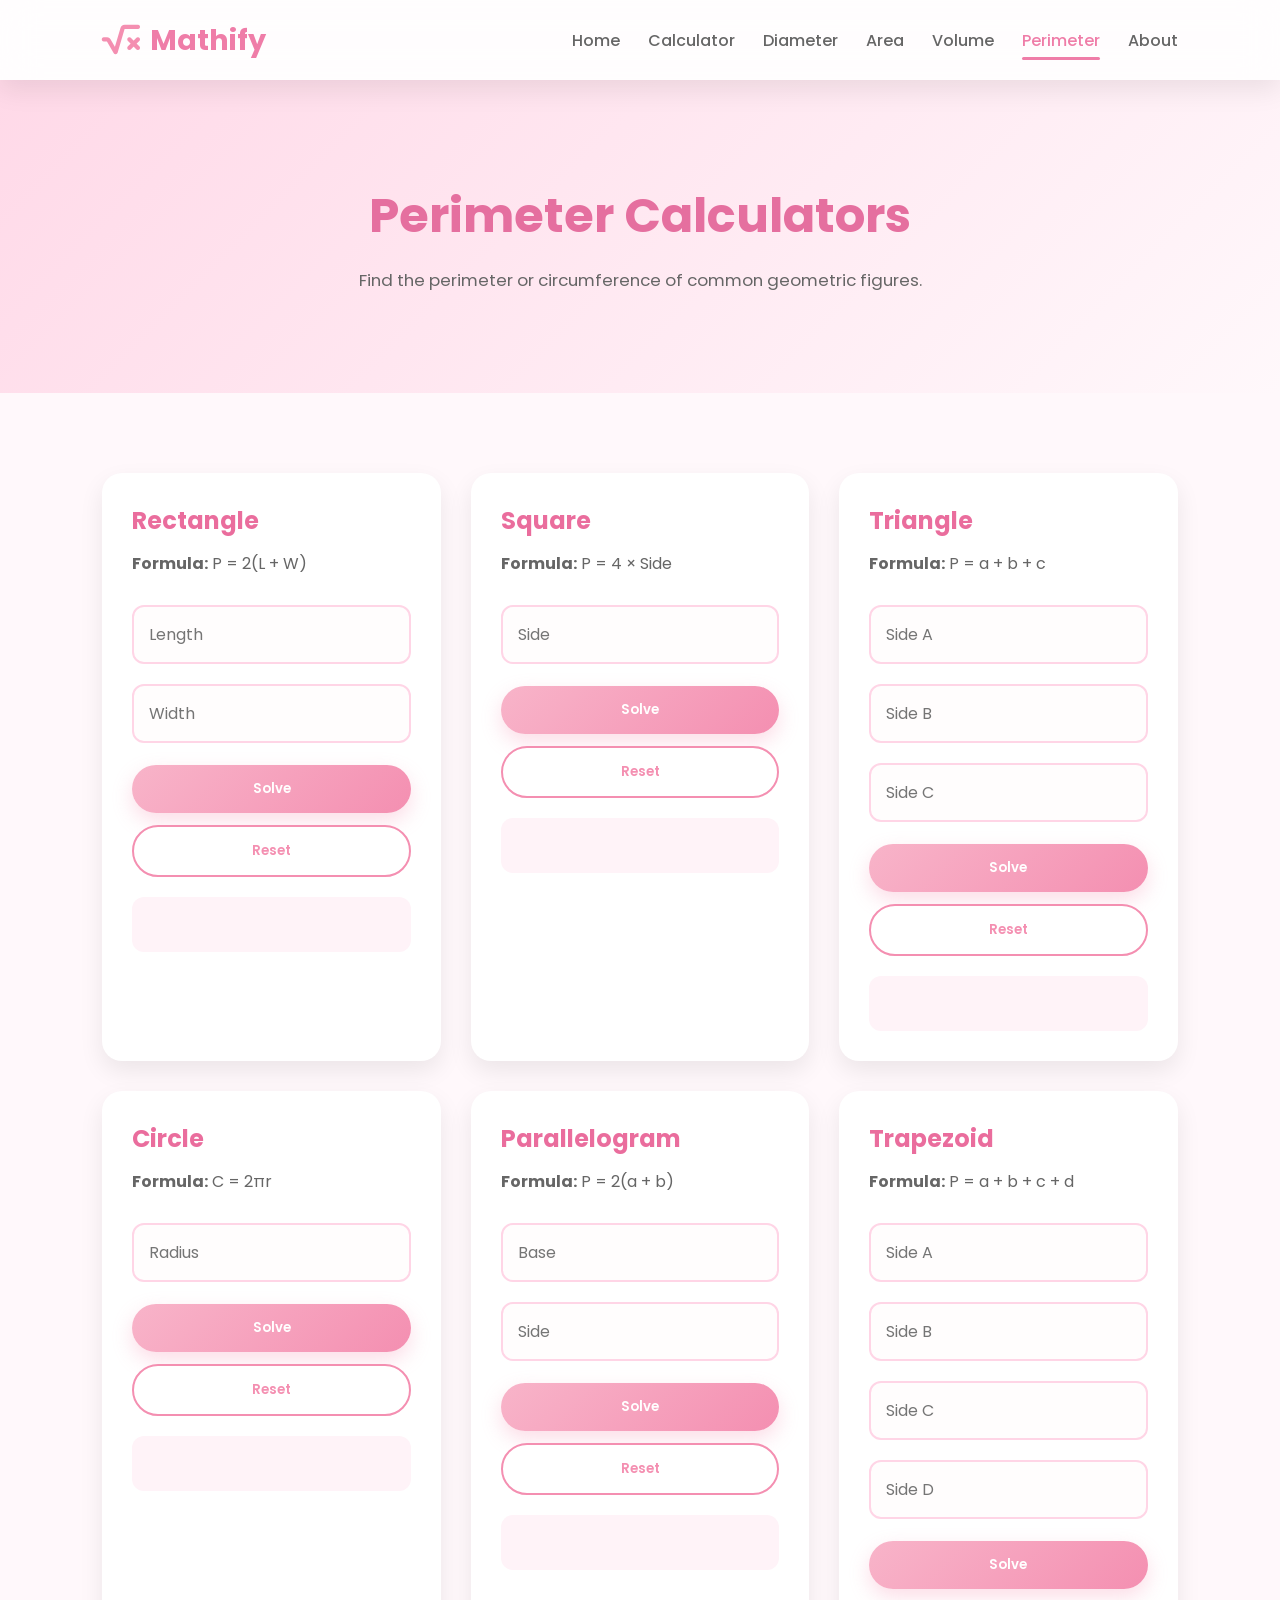
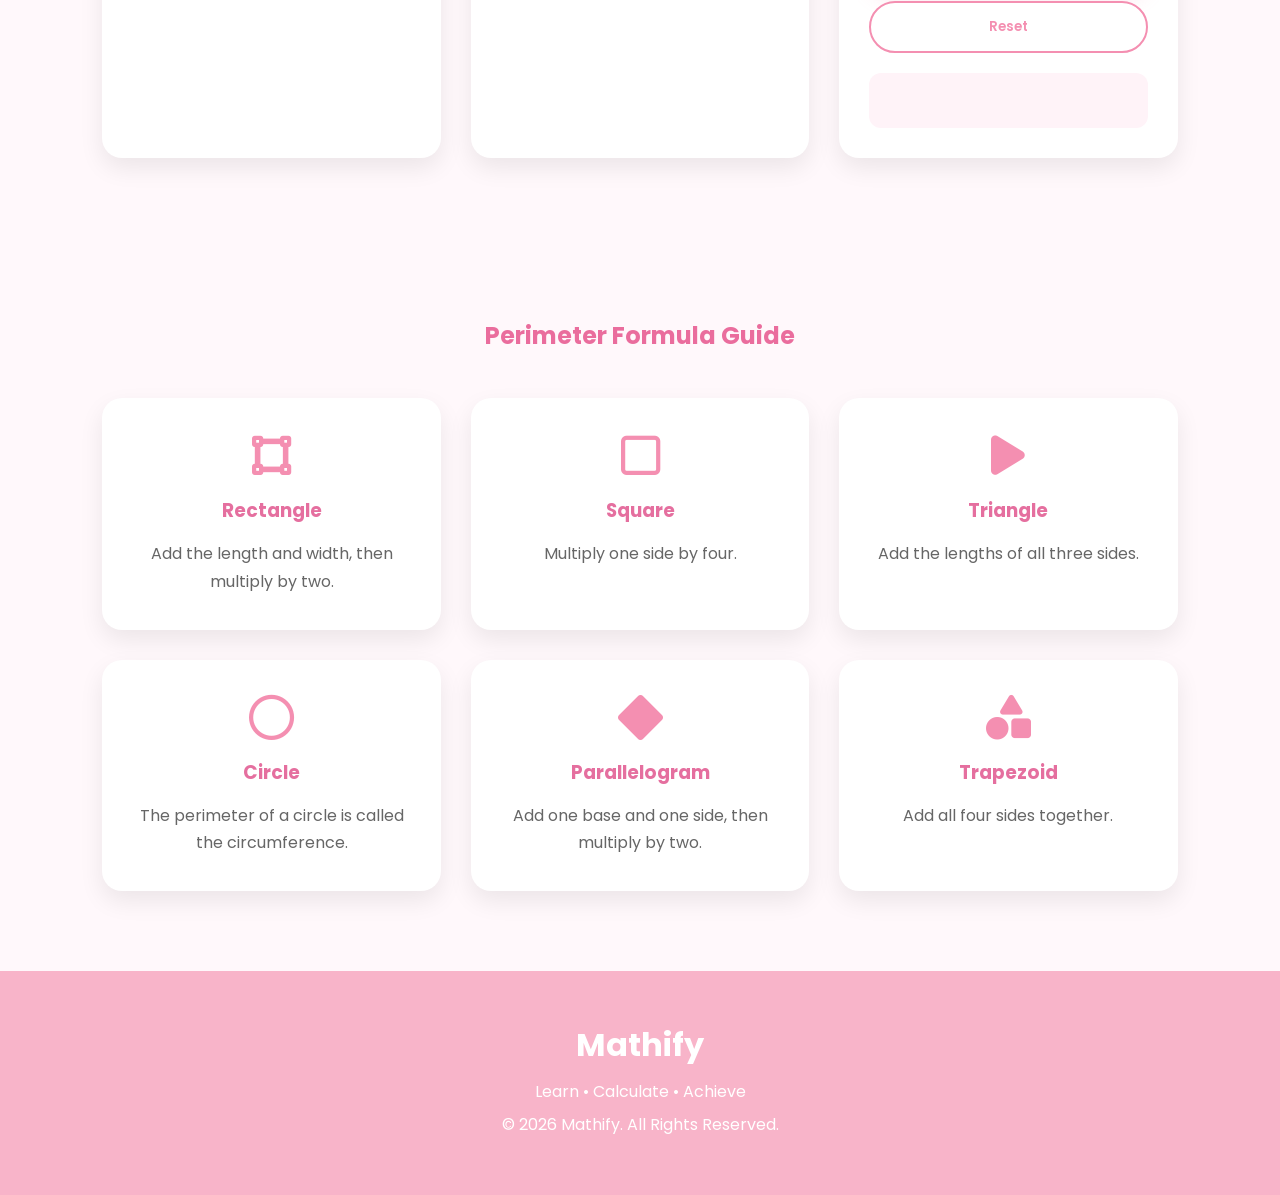
<file: perimeter.html>
<!DOCTYPE html>
<html lang="en">

<head>

    <meta charset="UTF-8">
    <meta name="viewport" content="width=device-width, initial-scale=1.0">

    <title>Mathify | Perimeter Calculator</title>

    <!-- Google Font -->

    <link rel="preconnect" href="https://fonts.googleapis.com">

    <link rel="preconnect" href="https://fonts.gstatic.com" crossorigin>

    <link href="https://fonts.googleapis.com/css2?family=Poppins:wght@300;400;500;600;700&display=swap"
        rel="stylesheet">

    <!-- Font Awesome -->

    <link rel="stylesheet"
        href="https://cdnjs.cloudflare.com/ajax/libs/font-awesome/6.6.0/css/all.min.css">

    <!-- External CSS -->

    <link rel="stylesheet" href="style.css">

</head>

<body>

<header>

    <div class="logo">

        <i class="fa-solid fa-square-root-variable"></i>

        <h2>Mathify</h2>

    </div>

    <nav id="navbar">

        <ul>

            <li><a href="index.html">Home</a></li>
            <li><a href="calculator.html">Calculator</a></li>
            <li><a href="diameter.html">Diameter</a></li>
            <li><a href="area.html">Area</a></li>
            <li><a href="volume.html">Volume</a></li>
            <li><a class="active" href="perimeter.html">Perimeter</a></li>
            <li><a href="about.html">About</a></li>

        </ul>

    </nav>

    <button id="menu-btn">

        <i class="fa-solid fa-bars"></i>

    </button>

</header>

<section class="page-banner">

    <h1>Perimeter Calculators</h1>

    <p>

        Find the perimeter or circumference of common geometric figures.

    </p>

</section>

<section class="formula-grid">

    <!-- Rectangle -->

    <div class="formula-card">

        <h2>Rectangle</h2>

        <p><strong>Formula:</strong> P = 2(L + W)</p>

        <input type="number" id="rectPerLength" placeholder="Length">

        <input type="number" id="rectPerWidth" placeholder="Width">

        <button class="btn" onclick="rectanglePerimeter()">Solve</button>

        <button class="btn-outline" onclick="clearRectanglePerimeter()">Reset</button>

        <h3 id="rectanglePerimeterResult"></h3>

    </div>

    <!-- Square -->

    <div class="formula-card">

        <h2>Square</h2>

        <p><strong>Formula:</strong> P = 4 × Side</p>

        <input type="number" id="squarePerSide" placeholder="Side">

        <button class="btn" onclick="squarePerimeter()">Solve</button>

        <button class="btn-outline" onclick="clearSquarePerimeter()">Reset</button>

        <h3 id="squarePerimeterResult"></h3>

    </div>

    <!-- Triangle -->

    <div class="formula-card">

        <h2>Triangle</h2>

        <p><strong>Formula:</strong> P = a + b + c</p>

        <input type="number" id="triangleSide1" placeholder="Side A">

        <input type="number" id="triangleSide2" placeholder="Side B">

        <input type="number" id="triangleSide3" placeholder="Side C">

        <button class="btn" onclick="trianglePerimeter()">Solve</button>

        <button class="btn-outline" onclick="clearTrianglePerimeter()">Reset</button>

        <h3 id="trianglePerimeterResult"></h3>

    </div>

    <!-- Circle -->

    <div class="formula-card">

        <h2>Circle</h2>

        <p><strong>Formula:</strong> C = 2πr</p>

        <input type="number" id="circlePerRadius" placeholder="Radius">

        <button class="btn" onclick="circlePerimeter()">Solve</button>

        <button class="btn-outline" onclick="clearCirclePerimeter()">Reset</button>

        <h3 id="circlePerimeterResult"></h3>

    </div>

    <!-- Parallelogram -->

    <div class="formula-card">

        <h2>Parallelogram</h2>

        <p><strong>Formula:</strong> P = 2(a + b)</p>

        <input type="number" id="paraSide1" placeholder="Base">

        <input type="number" id="paraSide2" placeholder="Side">

        <button class="btn" onclick="parallelogramPerimeter()">Solve</button>

        <button class="btn-outline" onclick="clearParallelogramPerimeter()">Reset</button>

        <h3 id="parallelogramPerimeterResult"></h3>

    </div>

    <!-- Trapezoid -->

    <div class="formula-card">

        <h2>Trapezoid</h2>

        <p><strong>Formula:</strong> P = a + b + c + d</p>

        <input type="number" id="trapSide1" placeholder="Side A">

        <input type="number" id="trapSide2" placeholder="Side B">

        <input type="number" id="trapSide3" placeholder="Side C">

        <input type="number" id="trapSide4" placeholder="Side D">

        <button class="btn" onclick="trapezoidPerimeter()">Solve</button>

        <button class="btn-outline" onclick="clearTrapezoidPerimeter()">Reset</button>

        <h3 id="trapezoidPerimeterResult"></h3>

    </div>

</section>

<section class="features-info">

    <h2>Perimeter Formula Guide</h2>

    <div class="feature-container">

        <div class="feature">

            <i class="fa-solid fa-vector-square"></i>

            <h3>Rectangle</h3>

            <p>Add the length and width, then multiply by two.</p>

        </div>

        <div class="feature">

            <i class="fa-regular fa-square"></i>

            <h3>Square</h3>

            <p>Multiply one side by four.</p>

        </div>

        <div class="feature">

            <i class="fa-solid fa-play"></i>

            <h3>Triangle</h3>

            <p>Add the lengths of all three sides.</p>

        </div>

        <div class="feature">

            <i class="fa-regular fa-circle"></i>

            <h3>Circle</h3>

            <p>The perimeter of a circle is called the circumference.</p>

        </div>

        <div class="feature">

            <i class="fa-solid fa-diamond"></i>

            <h3>Parallelogram</h3>

            <p>Add one base and one side, then multiply by two.</p>

        </div>

        <div class="feature">

            <i class="fa-solid fa-shapes"></i>

            <h3>Trapezoid</h3>

            <p>Add all four sides together.</p>

        </div>

    </div>

</section>

<footer>

    <div class="footer-content">

        <h2>Mathify</h2>

        <p>Learn • Calculate • Achieve</p>

        <p>© 2026 Mathify. All Rights Reserved.</p>

    </div>

</footer>

<button id="topBtn">

    <i class="fa-solid fa-arrow-up"></i>

</button>

<script src="javascript.js"></script>

</body>

</html>
</file>
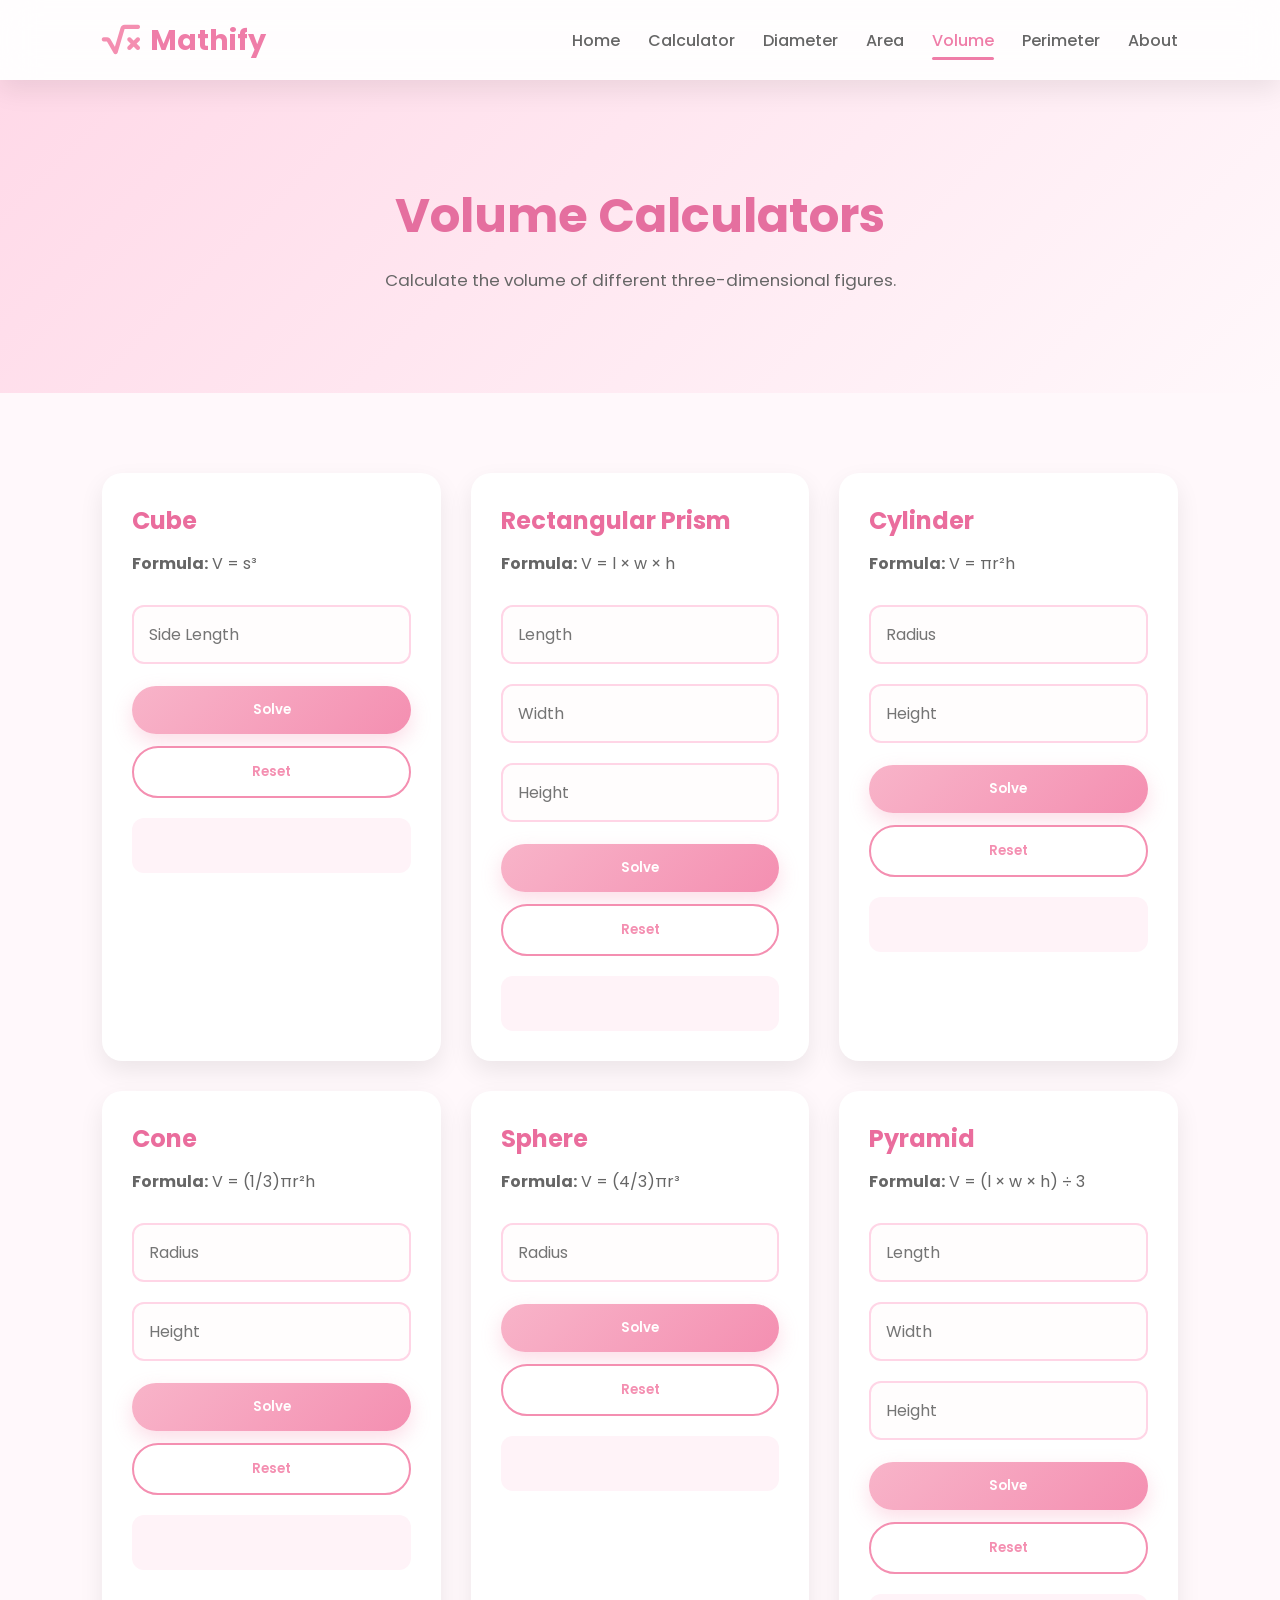
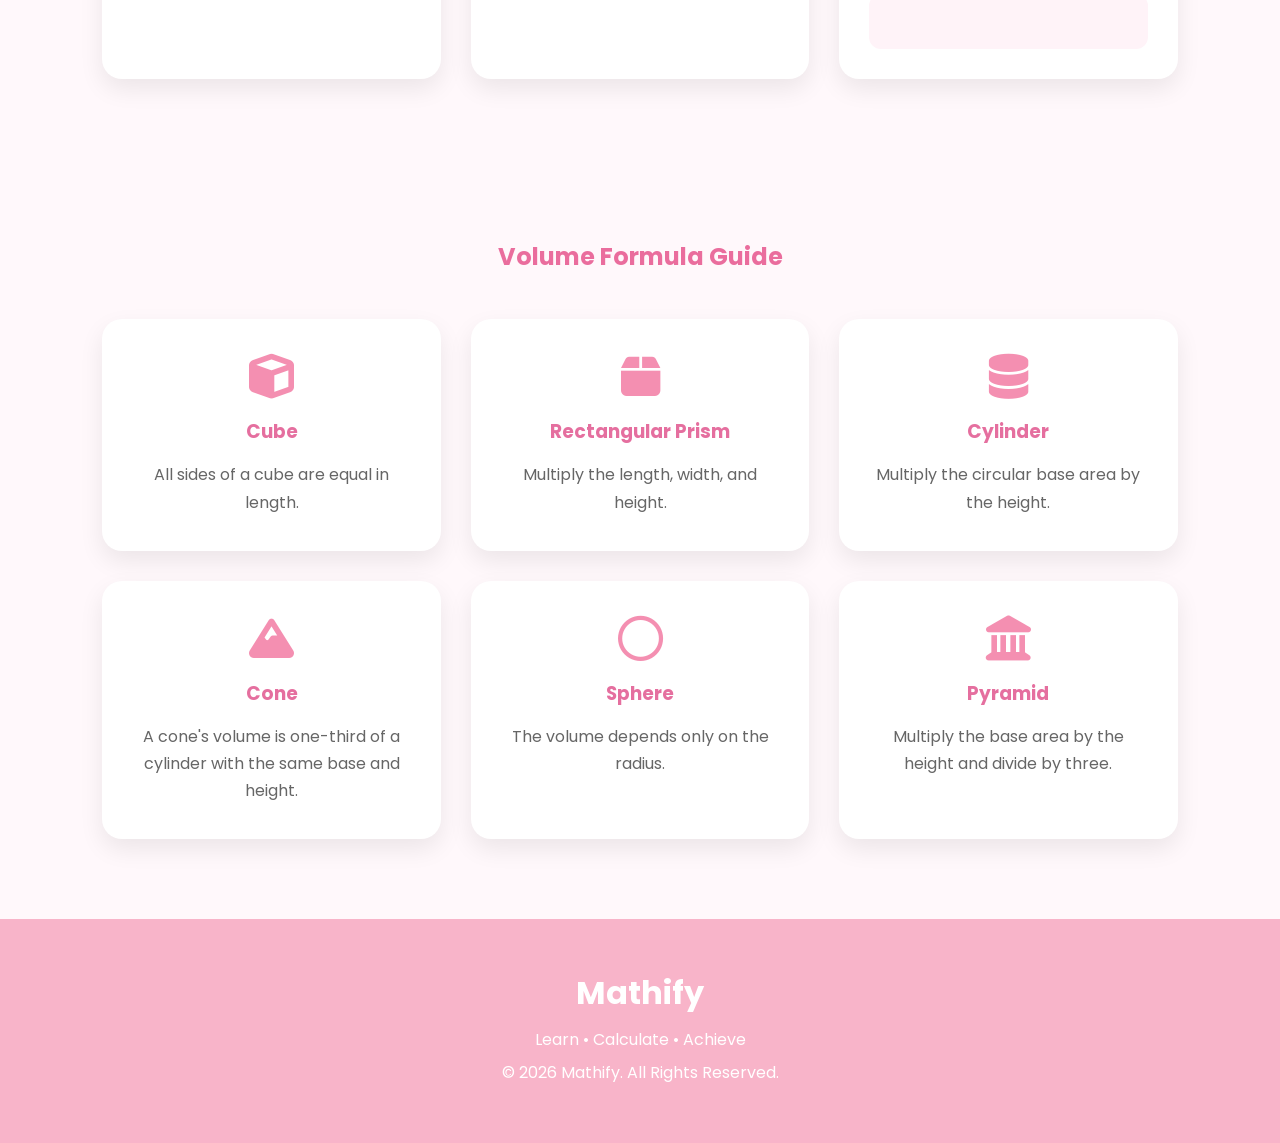
<file: volume.html>
<!DOCTYPE html>
<html lang="en">

<head>

    <meta charset="UTF-8">
    <meta name="viewport" content="width=device-width, initial-scale=1.0">

    <title>Mathify | Volume Calculator</title>

    <!-- Google Font -->
    <link rel="preconnect" href="https://fonts.googleapis.com">
    <link rel="preconnect" href="https://fonts.gstatic.com" crossorigin>

    <link href="https://fonts.googleapis.com/css2?family=Poppins:wght@300;400;500;600;700&display=swap"
        rel="stylesheet">

    <!-- Font Awesome -->
    <link rel="stylesheet"
        href="https://cdnjs.cloudflare.com/ajax/libs/font-awesome/6.6.0/css/all.min.css">

    <!-- External CSS -->
    <link rel="stylesheet" href="style.css">

</head>

<body>

<header>

    <div class="logo">

        <i class="fa-solid fa-square-root-variable"></i>

        <h2>Mathify</h2>

    </div>

    <nav id="navbar">

        <ul>

            <li><a href="index.html">Home</a></li>
            <li><a href="calculator.html">Calculator</a></li>
            <li><a href="diameter.html">Diameter</a></li>
            <li><a href="area.html">Area</a></li>
            <li><a class="active" href="volume.html">Volume</a></li>
            <li><a href="perimeter.html">Perimeter</a></li>
            <li><a href="about.html">About</a></li>

        </ul>

    </nav>

    <button id="menu-btn">

        <i class="fa-solid fa-bars"></i>

    </button>

</header>

<section class="page-banner">

    <h1>Volume Calculators</h1>

    <p>

        Calculate the volume of different three-dimensional figures.

    </p>

</section>

<section class="formula-grid">

    <!-- Cube -->

    <div class="formula-card">

        <h2>Cube</h2>

        <p><strong>Formula:</strong> V = s³</p>

        <input type="number" id="cubeSide" placeholder="Side Length">

        <button class="btn" onclick="cubeVolume()">Solve</button>

        <button class="btn-outline" onclick="clearCube()">Reset</button>

        <h3 id="cubeResult"></h3>

    </div>

    <!-- Rectangular Prism -->

    <div class="formula-card">

        <h2>Rectangular Prism</h2>

        <p><strong>Formula:</strong> V = l × w × h</p>

        <input type="number" id="prismLength" placeholder="Length">

        <input type="number" id="prismWidth" placeholder="Width">

        <input type="number" id="prismHeight" placeholder="Height">

        <button class="btn" onclick="prismVolume()">Solve</button>

        <button class="btn-outline" onclick="clearPrism()">Reset</button>

        <h3 id="prismResult"></h3>

    </div>

    <!-- Cylinder -->

    <div class="formula-card">

        <h2>Cylinder</h2>

        <p><strong>Formula:</strong> V = πr²h</p>

        <input type="number" id="cylinderRadius" placeholder="Radius">

        <input type="number" id="cylinderHeight" placeholder="Height">

        <button class="btn" onclick="cylinderVolume()">Solve</button>

        <button class="btn-outline" onclick="clearCylinder()">Reset</button>

        <h3 id="cylinderResult"></h3>

    </div>

    <!-- Cone -->

    <div class="formula-card">

        <h2>Cone</h2>

        <p><strong>Formula:</strong> V = (1/3)πr²h</p>

        <input type="number" id="coneRadius" placeholder="Radius">

        <input type="number" id="coneHeight" placeholder="Height">

        <button class="btn" onclick="coneVolume()">Solve</button>

        <button class="btn-outline" onclick="clearCone()">Reset</button>

        <h3 id="coneResult"></h3>

    </div>

    <!-- Sphere -->

    <div class="formula-card">

        <h2>Sphere</h2>

        <p><strong>Formula:</strong> V = (4/3)πr³</p>

        <input type="number" id="sphereRadius" placeholder="Radius">

        <button class="btn" onclick="sphereVolume()">Solve</button>

        <button class="btn-outline" onclick="clearSphere()">Reset</button>

        <h3 id="sphereResult"></h3>

    </div>

    <!-- Pyramid -->

    <div class="formula-card">

        <h2>Pyramid</h2>

        <p><strong>Formula:</strong> V = (l × w × h) ÷ 3</p>

        <input type="number" id="pyramidLength" placeholder="Length">

        <input type="number" id="pyramidWidth" placeholder="Width">

        <input type="number" id="pyramidHeight" placeholder="Height">

        <button class="btn" onclick="pyramidVolume()">Solve</button>

        <button class="btn-outline" onclick="clearPyramid()">Reset</button>

        <h3 id="pyramidResult"></h3>

    </div>

</section>

<section class="features-info">

    <h2>Volume Formula Guide</h2>

    <div class="feature-container">

        <div class="feature">

            <i class="fa-solid fa-cube"></i>

            <h3>Cube</h3>

            <p>All sides of a cube are equal in length.</p>

        </div>

        <div class="feature">

            <i class="fa-solid fa-box"></i>

            <h3>Rectangular Prism</h3>

            <p>Multiply the length, width, and height.</p>

        </div>

        <div class="feature">

            <i class="fa-solid fa-database"></i>

            <h3>Cylinder</h3>

            <p>Multiply the circular base area by the height.</p>

        </div>

        <div class="feature">

            <i class="fa-solid fa-mountain"></i>

            <h3>Cone</h3>

            <p>A cone's volume is one-third of a cylinder with the same base and height.</p>

        </div>

        <div class="feature">

            <i class="fa-regular fa-circle"></i>

            <h3>Sphere</h3>

            <p>The volume depends only on the radius.</p>

        </div>

        <div class="feature">

            <i class="fa-solid fa-landmark"></i>

            <h3>Pyramid</h3>

            <p>Multiply the base area by the height and divide by three.</p>

        </div>

    </div>

</section>

<footer>

    <div class="footer-content">

        <h2>Mathify</h2>

        <p>Learn • Calculate • Achieve</p>

        <p>© 2026 Mathify. All Rights Reserved.</p>

    </div>

</footer>

<button id="topBtn">

    <i class="fa-solid fa-arrow-up"></i>

</button>

<script src="javascript.js"></script>

</body>

</html>
</file>
<file: style.css>
/*==================================================
            MATHIFY | STYLE.CSS (PART 1)
        Theme: Pastel Pink / Baby Pink
==================================================*/

/*========== GOOGLE FONT ==========*/

@import url('https://fonts.googleapis.com/css2?family=Poppins:wght@300;400;500;600;700;800&display=swap');


/*========== CSS VARIABLES ==========*/

:root{

    --primary:#f8b4c9;
    --secondary:#ffd6e7;
    --light:#fff8fb;
    --white:#ffffff;
    --dark:#444444;
    --gray:#777777;
    --shadow:0 10px 25px rgba(0,0,0,.08);
    --radius:18px;
    --transition:.35s ease;

}


/*========== RESET ==========*/

*{

    margin:0;
    padding:0;
    box-sizing:border-box;
    font-family:'Poppins',sans-serif;

}

html{

    scroll-behavior:smooth;

}

body{

    background:var(--light);
    color:var(--dark);
    overflow-x:hidden;

}


/*========== SCROLLBAR ==========*/

::-webkit-scrollbar{

    width:10px;

}

::-webkit-scrollbar-track{

    background:#ffe9f2;

}

::-webkit-scrollbar-thumb{

    background:var(--primary);
    border-radius:20px;

}

::-webkit-scrollbar-thumb:hover{

    background:#ec8fb0;

}


/*========== LINKS ==========*/

a{

    text-decoration:none;
    color:inherit;

}

ul{

    list-style:none;

}

img{

    width:100%;
    display:block;

}


/*========== SECTION ==========*/

section{

    padding:80px 8%;

}

.title{

    text-align:center;
    font-size:2.2rem;
    color:#e86c9d;
    margin-bottom:50px;

}


/*==================================================
                    PRELOADER
==================================================*/

#loader{

    position:fixed;
    inset:0;
    background:var(--light);
    display:flex;
    flex-direction:column;
    justify-content:center;
    align-items:center;
    z-index:9999;

}

.spinner{

    width:70px;
    height:70px;
    border:8px solid #ffd9e8;
    border-top:8px solid #f48fb1;
    border-radius:50%;
    animation:spin 1s linear infinite;

}

#loader h2{

    margin-top:20px;
    color:#ea7aa7;
    letter-spacing:2px;

}

@keyframes spin{

    to{

        transform:rotate(360deg);

    }

}


/*==================================================
                    HEADER
==================================================*/

header{

    width:100%;
    height:80px;
    background:rgba(255,255,255,.75);

    backdrop-filter:blur(18px);

    display:flex;
    justify-content:space-between;
    align-items:center;

    padding:0 8%;

    position:sticky;
    top:0;

    z-index:999;

    box-shadow:var(--shadow);

}


/*========== LOGO ==========*/

.logo{

    display:flex;
    align-items:center;
    gap:10px;

}

.logo i{

    font-size:34px;
    color:#f48fb1;

}

.logo h2{

    color:#ef7da8;
    font-size:1.8rem;

}


/*========== NAVIGATION ==========*/

nav ul{

    display:flex;
    align-items:center;
    gap:28px;

}

nav ul li a{

    color:#666;
    font-weight:500;

    transition:var(--transition);

}

nav ul li a:hover{

    color:#ef7da8;

}

nav ul li a.active{

    color:#ef7da8;
    position:relative;

}

nav ul li a.active::after{

    content:'';

    width:100%;
    height:3px;

    background:#ef7da8;

    position:absolute;
    left:0;
    bottom:-8px;

    border-radius:20px;

}


/*========== HAMBURGER ==========*/

#menu-btn{

    display:none;

    border:none;
    background:none;

    cursor:pointer;

    font-size:25px;

    color:#ef7da8;

}


/*==================================================
                    BUTTONS
==================================================*/

.btn{

    display:inline-block;

    padding:14px 32px;

    background:linear-gradient(135deg,#f8b4c9,#f48fb1);

    color:white;

    border:none;

    border-radius:40px;

    cursor:pointer;

    transition:.35s;

    font-weight:600;

    box-shadow:0 8px 20px rgba(244,143,177,.30);

}

.btn:hover{

    transform:translateY(-4px);

    box-shadow:0 12px 30px rgba(244,143,177,.40);

}

.btn-outline{

    display:inline-block;

    padding:14px 32px;

    border:2px solid #f48fb1;

    color:#f48fb1;

    background:white;

    border-radius:40px;

    cursor:pointer;

    transition:.35s;

    font-weight:600;

}

.btn-outline:hover{

    background:#f48fb1;

    color:white;

}


/*==================================================
                PAGE BANNER
==================================================*/

.page-banner{

    text-align:center;

    background:linear-gradient(135deg,#ffd9e8,#fff8fb);

    padding:100px 10%;

}

.page-banner h1{

    font-size:3rem;

    color:#e56f9f;

}

.page-banner p{

    margin-top:15px;

    color:#666;

    font-size:1.05rem;

}


/*==================================================
                    HERO
==================================================*/

.hero{

    display:grid;

    grid-template-columns:repeat(2,1fr);

    gap:60px;

    align-items:center;

    min-height:85vh;

}

.hero-text h1{

    font-size:3.7rem;

    line-height:1.2;

    margin-bottom:25px;

}

.hero-text span{

    color:#ef7da8;

}

.hero-text p{

    color:#666;

    font-size:1.05rem;

    line-height:1.8;

    margin-bottom:35px;

}

.hero-buttons{

    display:flex;

    gap:20px;

    flex-wrap:wrap;

}

.hero-image img{

    max-width:520px;

    margin:auto;

    animation:float 3s ease-in-out infinite;

}

@keyframes float{

    0%{

        transform:translateY(0);

    }

    50%{

        transform:translateY(-15px);

    }

    100%{

        transform:translateY(0);

    }

}


/*==================================================
                    INFO CARDS
==================================================*/

.info{

    display:grid;

    grid-template-columns:repeat(auto-fit,minmax(250px,1fr));

    gap:30px;

}

.card{

    background:white;

    padding:35px;

    border-radius:var(--radius);

    text-align:center;

    box-shadow:var(--shadow);

    transition:.35s;

}

.card:hover{

    transform:translateY(-8px);

}

.card i{

    font-size:40px;

    color:#ef7da8;

    margin-bottom:18px;

}

.card h3{

    margin-bottom:10px;

    color:#444;

}

.card p{

    color:#666;

}


/*==================================================
                    FOOTER
==================================================*/

footer{

    background:#f8b4c9;

    color:white;

    text-align:center;

    padding:50px 20px;

}

.footer-content h2{

    margin-bottom:10px;

    font-size:2rem;

}

.footer-content p{

    margin:8px 0;

}

.socials{

    margin:20px 0;

}

.socials a{

    display:inline-flex;

    justify-content:center;

    align-items:center;

    width:45px;

    height:45px;

    border-radius:50%;

    background:white;

    color:#ef7da8;

    margin:0 8px;

    transition:.35s;

}

.socials a:hover{

    transform:translateY(-6px);

}


/*==================================================
                RESPONSIVE NAVBAR
==================================================*/

@media(max-width:900px){

    #menu-btn{

        display:block;

    }

    nav{

        position:absolute;

        top:80px;
        left:-100%;

        width:100%;

        background:white;

        box-shadow:var(--shadow);

        transition:.35s;

    }

    nav.active{

        left:0;

    }

    nav ul{

        flex-direction:column;

        padding:30px;

    }

    .hero{

        grid-template-columns:1fr;

        text-align:center;

    }

    .hero-image{

        order:-1;

    }

    .hero-buttons{

        justify-content:center;

    }

}

@media(max-width:600px){

    .hero-text h1{

        font-size:2.5rem;

    }

    .page-banner h1{

        font-size:2.2rem;

    }

    section{

        padding:60px 6%;

    }

}

/*==================================================
            MATHIFY | STYLE.CSS (PART 2A)
        Calculator & Formula Sections
==================================================*/


/*=========================================
            CALCULATOR SECTION
=========================================*/

.calculator-section{

    display:flex;
    justify-content:center;
    align-items:center;

}

.calculator-container{

    width:100%;
    display:flex;
    justify-content:center;

}

.calculator{

    width:420px;
    max-width:100%;

    background:white;

    padding:30px;

    border-radius:25px;

    box-shadow:var(--shadow);

}


/*=========================================
            DISPLAY
=========================================*/

#display{

    width:100%;

    height:75px;

    border:none;

    outline:none;

    border-radius:15px;

    background:#fff4f8;

    color:#444;

    font-size:2rem;

    text-align:right;

    padding:20px;

    margin-bottom:25px;

    box-shadow:inset 0 3px 10px rgba(0,0,0,.08);

}


/*=========================================
        CALCULATOR BUTTONS
=========================================*/

.calculator-buttons{

    display:grid;

    grid-template-columns:repeat(4,1fr);

    gap:15px;

}

.calculator-buttons button{

    height:65px;

    border:none;

    border-radius:15px;

    background:white;

    color:#444;

    font-size:1.1rem;

    cursor:pointer;

    transition:.3s;

    box-shadow:0 5px 12px rgba(0,0,0,.08);

}

.calculator-buttons button:hover{

    transform:translateY(-4px);

}

.calculator-buttons button:active{

    transform:scale(.95);

}

.operator{

    background:#ffd8e8 !important;

    color:#d84b87 !important;

    font-weight:600;

}

.special{

    background:#f8b4c9 !important;

    color:white !important;

}

.equal{

    grid-column:span 2;

    background:linear-gradient(135deg,#f48fb1,#ec6c98) !important;

    color:white !important;

    font-size:1.3rem;

}


/*=========================================
        HISTORY SECTION
=========================================*/

.history-section{

    text-align:center;

}

.history-section h2{

    color:#e56f9f;

    margin-bottom:25px;

}

#historyList{

    max-width:700px;

    margin:auto;

    background:white;

    border-radius:20px;

    box-shadow:var(--shadow);

    padding:20px;

    min-height:100px;

    text-align:left;

}

#historyList li{

    padding:12px;

    border-bottom:1px solid #f3d8e2;

    color:#666;

}

#historyList li:last-child{

    border-bottom:none;

}


/*=========================================
            FORMULA GRID
=========================================*/

.formula-grid{

    display:grid;

    grid-template-columns:repeat(auto-fit,minmax(320px,1fr));

    gap:30px;

}


/*=========================================
            FORMULA CARD
=========================================*/

.formula-card{

    background:white;

    padding:30px;

    border-radius:20px;

    box-shadow:var(--shadow);

    transition:.35s;

}

.formula-card:hover{

    transform:translateY(-8px);

}

.formula-card h2{

    color:#ea6d9d;

    margin-bottom:12px;

}

.formula-card h4{

    color:#777;

    margin-bottom:10px;

}

.formula-card p{

    color:#666;

    margin-bottom:18px;

    line-height:1.7;

}


/*=========================================
                INPUTS
=========================================*/

.formula-card input,

.newsletter input{

    width:100%;

    padding:15px;

    margin:10px 0;

    border:2px solid #ffd5e6;

    border-radius:12px;

    outline:none;

    font-size:1rem;

    transition:.3s;

    background:#fffdfd;

}

.formula-card input:focus,

.newsletter input:focus{

    border-color:#f48fb1;

    box-shadow:0 0 10px rgba(244,143,177,.25);

}


/*=========================================
            RESULT BOXES
=========================================*/

.formula-card h3{

    margin-top:20px;

    padding:15px;

    border-radius:12px;

    background:#fff3f8;

    color:#d85c90;

    min-height:55px;

    display:flex;

    align-items:center;

    justify-content:center;

    text-align:center;

    font-weight:600;

}


/*=========================================
            BUTTON SPACING
=========================================*/

.formula-card .btn,

.formula-card .btn-outline{

    width:100%;

    margin-top:12px;

}


/*=========================================
            INFO SECTION
=========================================*/

.info-section{

    text-align:center;

}

.info-section h2{

    color:#e56f9f;

    margin-bottom:45px;

}


/*=========================================
        FEATURES INFORMATION
=========================================*/

.features-info{

    text-align:center;

}

.features-info h2{

    color:#ea6d9d;

    margin-bottom:45px;

}


/*=========================================
            MOBILE
=========================================*/

@media(max-width:768px){

    .calculator{

        padding:20px;

    }

    .calculator-buttons{

        gap:10px;

    }

    .calculator-buttons button{

        height:58px;

        font-size:1rem;

    }

    #display{

        font-size:1.6rem;

    }

    .formula-grid{

        grid-template-columns:1fr;

    }

}

@media(max-width:480px){

    .calculator{

        width:100%;

    }

    .calculator-buttons button{

        height:55px;

        font-size:.95rem;

    }

    #display{

        height:65px;

        font-size:1.4rem;

        padding:15px;

    }

}

/*==================================================
            MATHIFY | STYLE.CSS (PART 2B)
        Home & About Page Components
==================================================*/


/*=========================================
            FEATURE CARDS
=========================================*/

.feature-container{

    display:grid;

    grid-template-columns:repeat(auto-fit,minmax(260px,1fr));

    gap:30px;

}

.feature{

    background:#ffffff;

    border-radius:20px;

    padding:35px;

    text-align:center;

    box-shadow:var(--shadow);

    transition:.35s;

}

.feature:hover{

    transform:translateY(-8px);

}

.feature i{

    font-size:45px;

    color:#f48fb1;

    margin-bottom:18px;

}

.feature h3{

    color:#e56f9f;

    margin-bottom:15px;

}

.feature p{

    color:#666;

    line-height:1.7;

}


/*=========================================
            WHY CHOOSE SECTION
=========================================*/

.why{

    display:grid;

    grid-template-columns:repeat(2,1fr);

    gap:60px;

    align-items:center;

}

.why-text h2{

    color:#ea6d9d;

    font-size:2.3rem;

    margin-bottom:25px;

}

.why-text p{

    color:#666;

    line-height:1.8;

    margin-bottom:25px;

}

.why-text ul li{

    margin:15px 0;

    font-size:1rem;

    color:#555;

}

.why-text i{

    color:#f48fb1;

    margin-right:10px;

}

.why-image img{

    width:100%;

    max-width:420px;

    margin:auto;

}


/*=========================================
            FUN FACT
=========================================*/

.fact{

    text-align:center;

    background:#fff0f6;

    border-radius:20px;

    margin:50px 8%;

}

.fact h2{

    color:#e56f9f;

    margin-bottom:20px;

}

.fact p{

    max-width:700px;

    margin:auto;

    color:#666;

    line-height:1.8;

    margin-bottom:25px;

}


/*=========================================
            QUICK LINKS
=========================================*/

.quick-grid{

    display:grid;

    grid-template-columns:repeat(auto-fit,minmax(180px,1fr));

    gap:25px;

}

.quick-grid a{

    background:white;

    padding:30px;

    text-align:center;

    border-radius:18px;

    box-shadow:var(--shadow);

    transition:.35s;

    font-weight:600;

    color:#555;

}

.quick-grid a:hover{

    transform:translateY(-8px);

    background:#ffe7f0;

}

.quick-grid i{

    display:block;

    font-size:40px;

    color:#f48fb1;

    margin-bottom:15px;

}


/*=========================================
            NEWSLETTER
=========================================*/

.newsletter{

    text-align:center;

    background:white;

    border-radius:20px;

    box-shadow:var(--shadow);

}

.newsletter h2{

    color:#e56f9f;

    margin-bottom:15px;

}

.newsletter p{

    color:#666;

    margin-bottom:20px;

}

.newsletter input{

    max-width:420px;

    margin:auto;

    display:block;

    margin-bottom:20px;

}

#greeting{

    margin-top:20px;

    color:#f06292;

}


/*=========================================
            ABOUT PAGE
=========================================*/

.about-container{

    display:grid;

    grid-template-columns:320px 1fr;

    gap:45px;

    align-items:start;

}

.profile-card{

    background:white;

    border-radius:20px;

    text-align:center;

    padding:30px;

    box-shadow:var(--shadow);

}

.profile-card img{

    width:220px;

    height:220px;

    border-radius:50%;

    object-fit:cover;

    margin:auto;

    border:8px solid #ffd8e8;

}

.profile-card h2{

    margin-top:20px;

    color:#e56f9f;

}

.course{

    color:#777;

    margin-top:8px;

}

.about-info{

    background:white;

    padding:35px;

    border-radius:20px;

    box-shadow:var(--shadow);

}

.about-info h2{

    color:#e56f9f;

    margin-bottom:25px;

}


/*=========================================
                TABLE
=========================================*/

table{

    width:100%;

    border-collapse:collapse;

}

table tr{

    border-bottom:1px solid #f3d8e2;

}

table td{

    padding:15px;

    color:#555;

}

table td:first-child{

    color:#e56f9f;

    width:180px;

}


/*=========================================
            ABOUT SECTION
=========================================*/

.about-section{

    margin-top:50px;

}

.about-section h2{

    color:#ea6d9d;

    margin-bottom:20px;

}

.about-section p{

    color:#666;

    line-height:1.9;

}


/*=========================================
            SKILLS
=========================================*/

.skills-grid{

    display:grid;

    grid-template-columns:repeat(auto-fit,minmax(220px,1fr));

    gap:25px;

}

.skill{

    background:white;

    padding:30px;

    text-align:center;

    border-radius:18px;

    box-shadow:var(--shadow);

    transition:.35s;

}

.skill:hover{

    transform:translateY(-8px);

}

.skill i{

    font-size:50px;

    color:#f48fb1;

    margin-bottom:15px;

}

.skill h3{

    color:#e56f9f;

    margin-bottom:10px;

}

.skill p{

    color:#666;

}


/*=========================================
            CONTACT
=========================================*/

.contact-grid{

    display:grid;

    grid-template-columns:repeat(auto-fit,minmax(220px,1fr));

    gap:25px;

}

.contact-card{

    background:white;

    padding:30px;

    text-align:center;

    border-radius:18px;

    box-shadow:var(--shadow);

    transition:.35s;

}

.contact-card:hover{

    transform:translateY(-8px);

}

.contact-card i{

    font-size:45px;

    color:#f48fb1;

    margin-bottom:15px;

}

.contact-card h3{

    color:#e56f9f;

    margin-bottom:10px;

}

.contact-card p{

    color:#666;

    word-break:break-word;

}


/*=========================================
        SCROLL TO TOP BUTTON
=========================================*/

#topBtn{

    position:fixed;

    bottom:25px;

    right:25px;

    width:55px;

    height:55px;

    border:none;

    border-radius:50%;

    background:#f48fb1;

    color:white;

    font-size:20px;

    cursor:pointer;

    display:none;

    box-shadow:var(--shadow);

    transition:.35s;

    z-index:999;

}

#topBtn:hover{

    transform:translateY(-5px);

}


/*=========================================
            RESPONSIVE
=========================================*/

@media(max-width:992px){

    .why{

        grid-template-columns:1fr;

        text-align:center;

    }

    .about-container{

        grid-template-columns:1fr;

    }

    .profile-card{

        max-width:380px;

        margin:auto;

    }

}

@media(max-width:768px){

    .feature-container,

    .quick-grid,

    .skills-grid,

    .contact-grid{

        grid-template-columns:1fr;

    }

    table td{

        display:block;

        width:100%;

        padding:10px;

    }

    table tr{

        display:block;

        margin-bottom:15px;

        border:1px solid #f4d4e3;

        border-radius:12px;

        padding:10px;

    }

}

@media(max-width:480px){

    .profile-card img{

        width:170px;

        height:170px;

    }

    .why-text h2{

        font-size:1.9rem;

    }

    .about-info{

        padding:25px;

    }

}

/*====================================
        MATHEMATICS CORNER
=====================================*/

.math-corner{

    padding:80px 8%;
    background:#fff5fa;

}

.corner-grid{

    display:grid;

    grid-template-columns:repeat(auto-fit,minmax(260px,1fr));

    gap:25px;

    margin-top:40px;

}

.corner-card{

    background:#fff;

    padding:25px;

    border-radius:18px;

    text-align:center;

    box-shadow:0 10px 25px rgba(0,0,0,.08);

    transition:.3s;

}

.corner-card:hover{

    transform:translateY(-8px);

}

.corner-card i{

    font-size:40px;

    color:#f06292;

    margin-bottom:15px;

}

.corner-card h3{

    color:#d63384;

    margin-bottom:15px;

}

.corner-card h4{

    color:#ec407a;

    margin-bottom:10px;

}

.corner-card p{

    line-height:1.8;

    min-height:90px;

}
</file>
